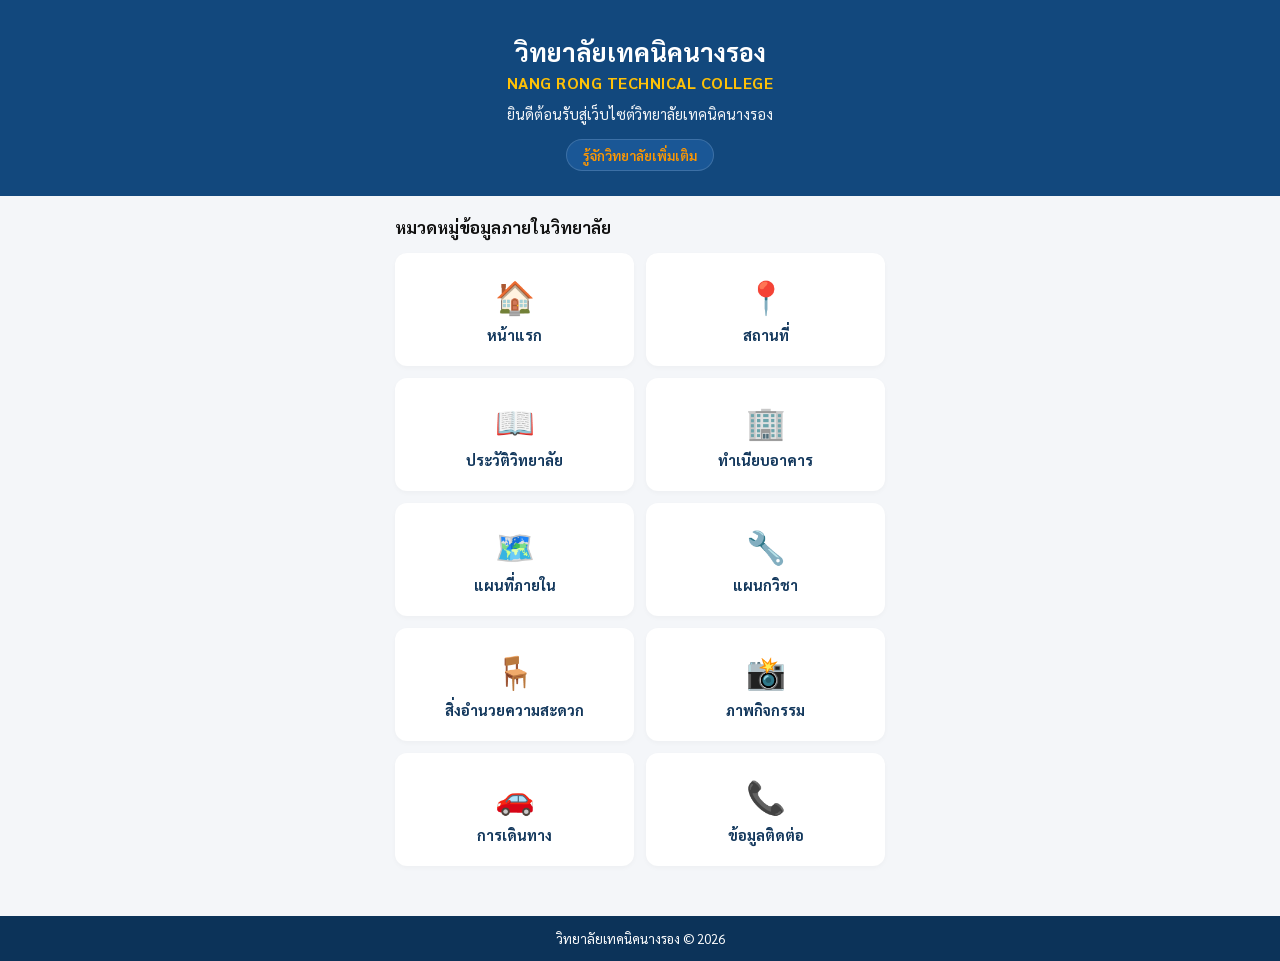
<file: index.html>
<!DOCTYPE html>
<html lang="th">
<head>
  <meta charset="UTF-8">
  <meta name="viewport" content="width=device-width, initial-scale=1.0">
  <title>วิทยาลัยเทคนิคนางรอง</title>
  
  <!-- โหลดฟอนต์ Sarabun -->
  <link href="https://fonts.googleapis.com/css2?family=Sarabun:wght@400;600;700&display=swap" rel="stylesheet">
  <link rel="stylesheet" href="style.css">
</head>
<body>

  <!-- ส่วนหัวแบนเนอร์สีน้ำเงิน -->
  <header class="hero-header">
    <h1>วิทยาลัยเทคนิคนางรอง</h1>
    <h2 class="sub-title">NANG RONG TECHNICAL COLLEGE</h2>
    <p class="welcome-text">ยินดีต้อนรับสู่เว็บไซต์วิทยาลัยเทคนิคนางรอง</p>
    <a href="about.html" class="btn-more">รู้จักวิทยาลัยเพิ่มเติม</a>
  </header>

  <!-- หมวดหมู่ข้อมูลภายในวิทยาลัย (10 หมวดหมู่) -->
  <main class="category-container">
    <h3 class="section-title">หมวดหมู่ข้อมูลภายในวิทยาลัย</h3>

    <div class="category-grid">

      <!-- 1. หน้าแรก -->
      <a href="index.html" class="card">
        <div class="icon">🏠</div>
        <span class="card-title">หน้าแรก</span>
      </a>

      <!-- 2. สถานที่ -->
      <a href="places.html" class="card">
        <div class="icon">📍</div>
        <span class="card-title">สถานที่</span>
      </a>

      <!-- 3. ประวัติวิทยาลัย -->
      <a href="history.html" class="card">
        <div class="icon">📖</div>
        <span class="card-title">ประวัติวิทยาลัย</span>
      </a>

      <!-- 4. ทำเนียบอาคาร -->
      <a href="buildings.html" class="card">
        <div class="icon">🏢</div>
        <span class="card-title">ทำเนียบอาคาร</span>
      </a>

      <!-- 5. แผนที่ภายใน -->
      <a href="campus-map.html" class="card">
        <div class="icon">🗺️</div>
        <span class="card-title">แผนที่ภายใน</span>
      </a>

      <!-- 6. แผนกวิชา -->
      <a href="departments.html" class="card">
        <div class="icon">🔧</div>
        <span class="card-title">แผนกวิชา</span>
      </a>

      <!-- 7. สิ่งอำนวยความสะดวก -->
      <a href="facilities.html" class="card">
        <div class="icon">🪑</div>
        <span class="card-title">สิ่งอำนวยความสะดวก</span>
      </a>

      <!-- 8. ภาพกิจกรรม -->
      <a href="activities.html" class="card">
        <div class="icon">📸</div>
        <span class="card-title">ภาพกิจกรรม</span>
      </a>

      <!-- 9. การเดินทาง -->
      <a href="map.html" class="card">
        <div class="icon">🚗</div>
        <span class="card-title">การเดินทาง</span>
      </a>

      <!-- 10. ข้อมูลติดต่อ -->
      <a href="contact.html" class="card">
        <div class="icon">📞</div>
        <span class="card-title">ข้อมูลติดต่อ</span>
      </a>

    </div>
  </main>

  <!-- ส่วนท้ายเว็บไซต์ -->
  <footer class="footer">
    วิทยาลัยเทคนิคนางรอง © 2026
  </footer>

</body>
</html>
</file>
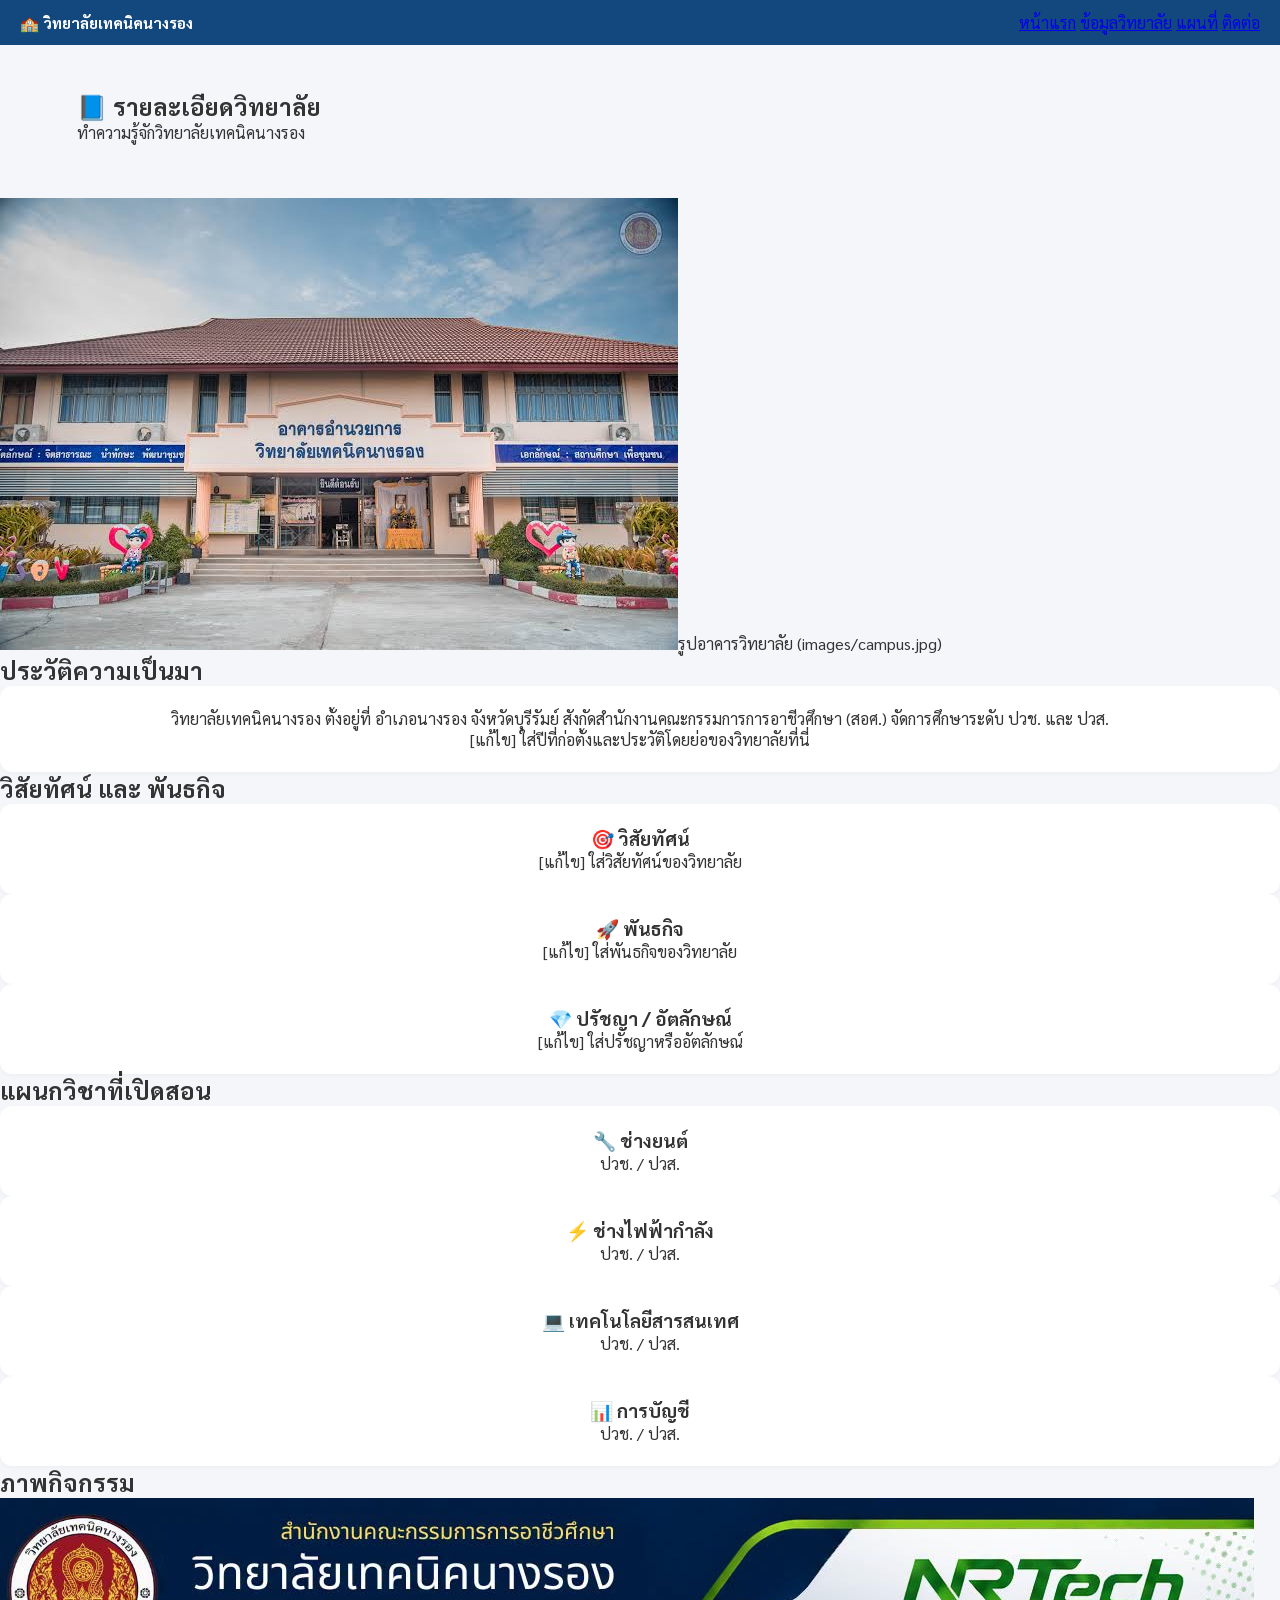
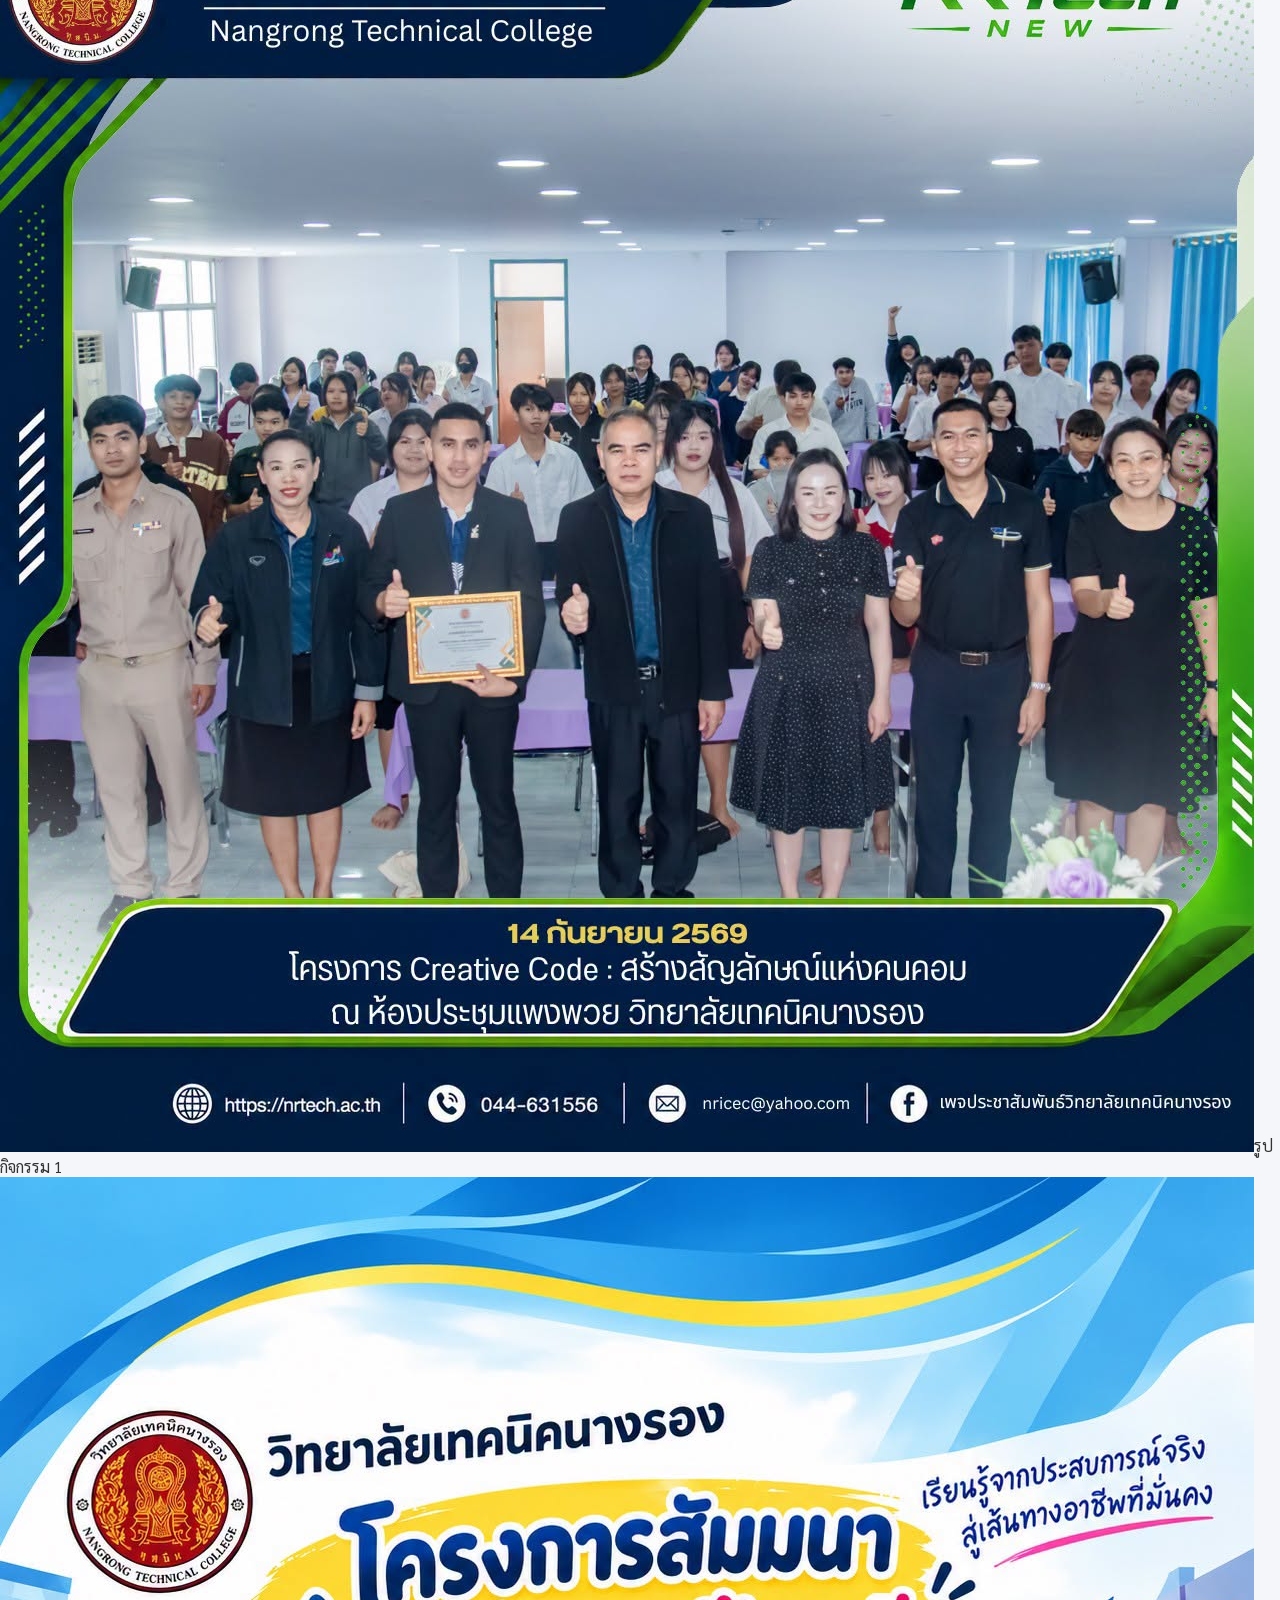
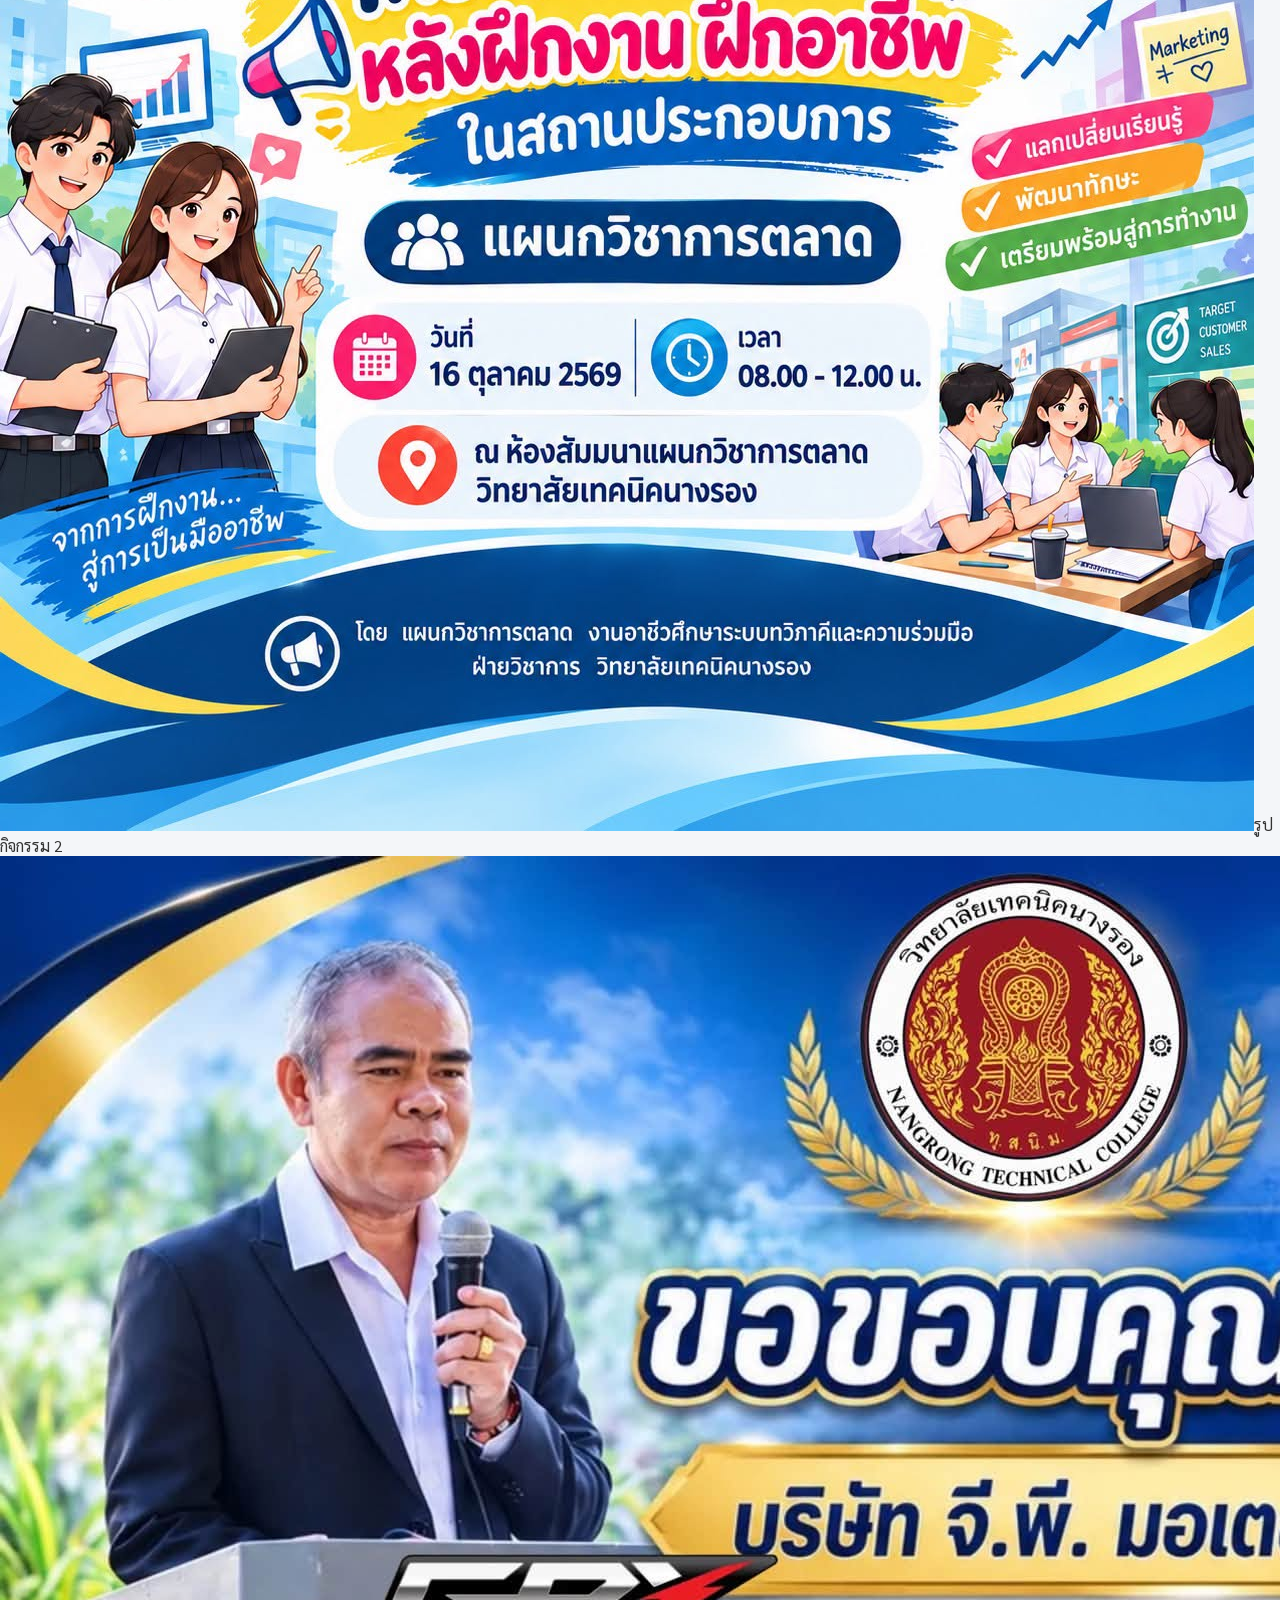
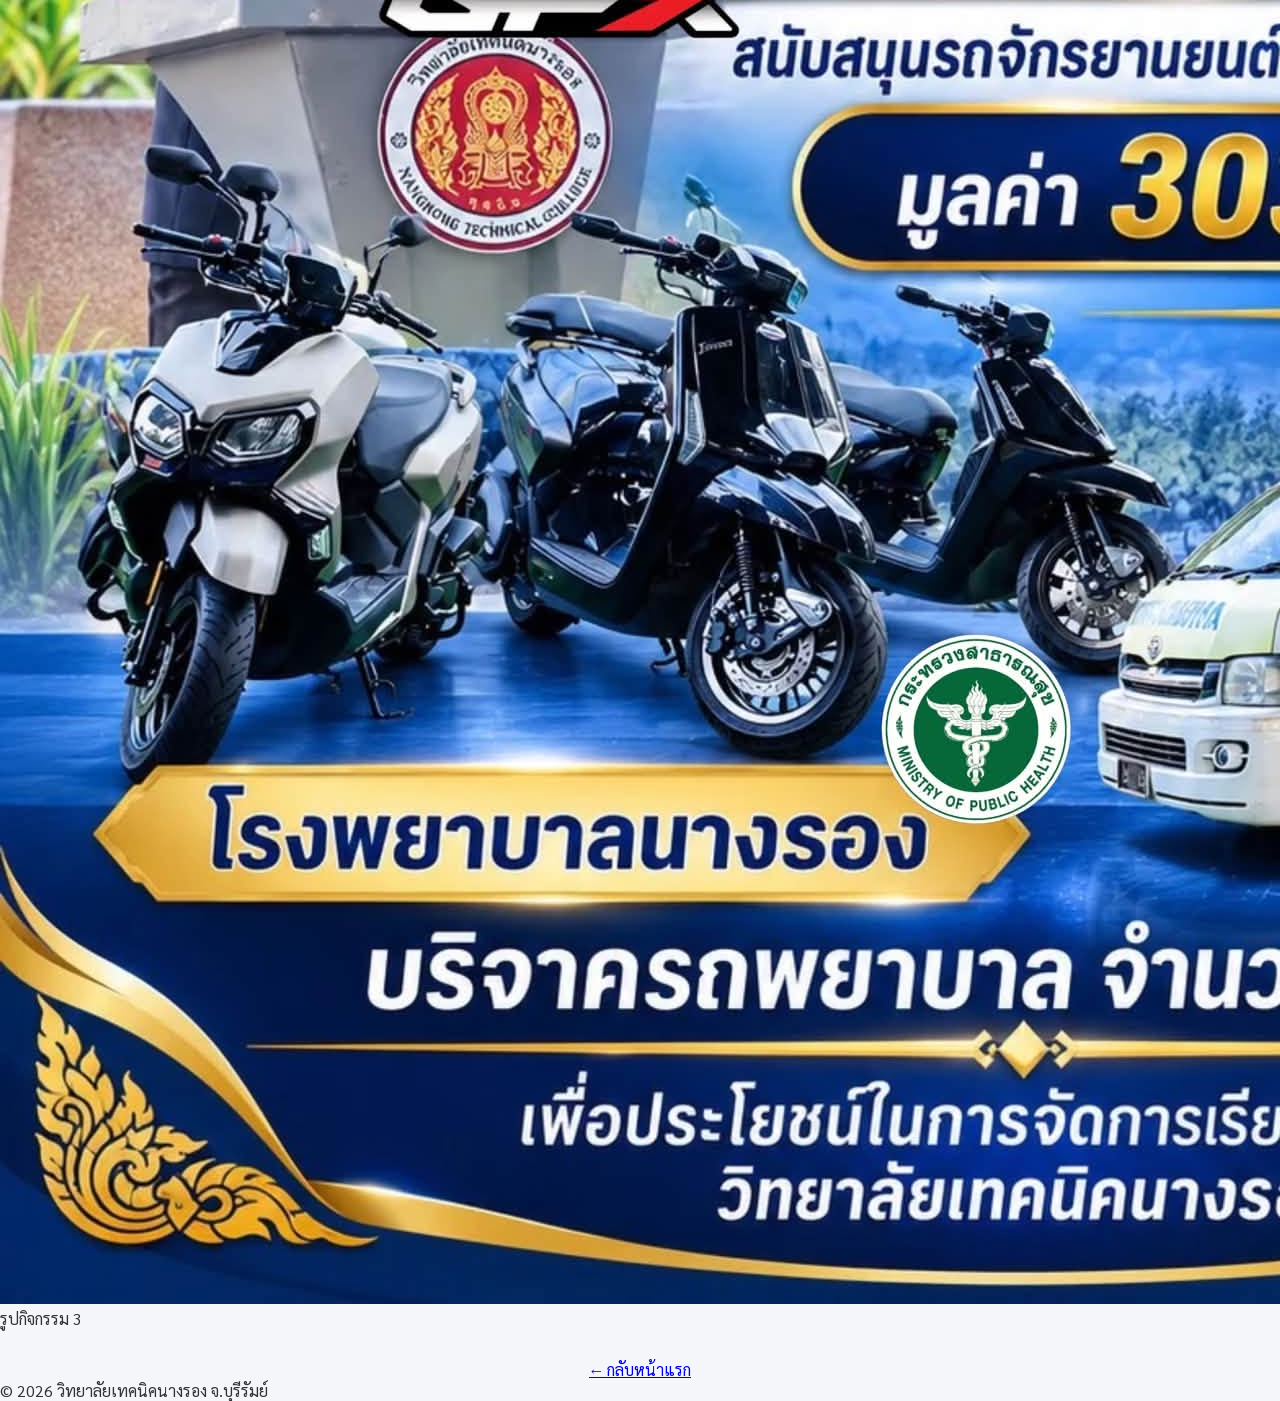
<file: about.html>
<!DOCTYPE html>
<html lang="th">
<head>
  <meta charset="UTF-8">
  <meta name="viewport" content="width=device-width, initial-scale=1">
  <title>รายละเอียดวิทยาลัย | วิทยาลัยเทคนิคนางรอง</title>
  <link href="https://fonts.googleapis.com/css2?family=Sarabun:wght@400;700&display=swap" rel="stylesheet">
  <link rel="stylesheet" href="style.css">
</head>
<body>
  <header class="topbar">
    <a class="brand" href="index.html">🏫 วิทยาลัยเทคนิคนางรอง</a>
    <nav>
      <a href="index.html">หน้าแรก</a>
      <a class="active" href="about.html">ข้อมูลวิทยาลัย</a> <!-- หน้านี้ไฮไลต์ -->
      <a href="map.html">แผนที่</a>
      <a href="contact.html">ติดต่อ</a>
    </nav>
  </header>

  <section class="hero" style="padding:45px 6% 55px"> <!-- ใช้ hero เดิมแต่ลดความสูง -->
    <h1>📘 รายละเอียดวิทยาลัย</h1>
    <p>ทำความรู้จักวิทยาลัยเทคนิคนางรอง</p>
  </section>

  <main class="container">
    <!-- ▼▼ ใส่รูปอาคารวิทยาลัย: images/campus.jpg ▼▼ -->
    <div class="photo"><img src="images/images.jpg" alt="อาคารวิทยาลัย" onerror="this.style.display='none'">รูปอาคารวิทยาลัย (images/campus.jpg)</div>
    <!-- ถ้ามีรูป รูปจะบังข้อความ ถ้าไม่มีรูป จะเห็นข้อความบอกตำแหน่ง -->

    <h2>ประวัติความเป็นมา</h2>
    <div class="card">
      <p>วิทยาลัยเทคนิคนางรอง ตั้งอยู่ที่ อำเภอนางรอง จังหวัดบุรีรัมย์ สังกัดสำนักงานคณะกรรมการการอาชีวศึกษา (สอศ.) จัดการศึกษาระดับ ปวช. และ ปวส.</p>
      <p>[แก้ไข] ใส่ปีที่ก่อตั้งและประวัติโดยย่อของวิทยาลัยที่นี่</p> <!-- ข้อความตัวอย่าง ให้แก้เป็นข้อมูลจริง -->
    </div>

    <h2>วิสัยทัศน์ และ พันธกิจ</h2>
    <div class="grid"> <!-- grid = จัดการ์ดเรียงอัตโนมัติ -->
      <div class="card"><h3>🎯 วิสัยทัศน์</h3><p>[แก้ไข] ใส่วิสัยทัศน์ของวิทยาลัย</p></div>
      <div class="card"><h3>🚀 พันธกิจ</h3><p>[แก้ไข] ใส่พันธกิจของวิทยาลัย</p></div>
      <div class="card"><h3>💎 ปรัชญา / อัตลักษณ์</h3><p>[แก้ไข] ใส่ปรัชญาหรืออัตลักษณ์</p></div>
    </div>

    <h2>แผนกวิชาที่เปิดสอน</h2>
    <div class="grid">
      <!-- ตัวอย่าง 4 แผนก: คัดลอกบล็อก card ไปเพิ่มได้ และแก้ชื่อให้ตรงของจริง -->
      <div class="card"><h3>🔧 ช่างยนต์</h3><p>ปวช. / ปวส.</p></div>
      <div class="card"><h3>⚡ ช่างไฟฟ้ากำลัง</h3><p>ปวช. / ปวส.</p></div>
      <div class="card"><h3>💻 เทคโนโลยีสารสนเทศ</h3><p>ปวช. / ปวส.</p></div>
      <div class="card"><h3>📊 การบัญชี</h3><p>ปวช. / ปวส.</p></div>
    </div>

    <h2>ภาพกิจกรรม</h2>
    <div class="grid">
      <!-- ▼▼ ใส่รูปกิจกรรม 3 รูป: images/activity1-3.jpg ▼▼ -->
      <div class="photo"><img src="images/809226178_2098920710713517_8460688042056478256_n (1).jpg" alt="กิจกรรม 1" onerror="this.style.display='none'">รูปกิจกรรม 1</div>
      <div class="photo"><img src="images/852609537_1987239728639902_8588191462230289901_n.jpg" alt="กิจกรรม 2" onerror="this.style.display='none'">รูปกิจกรรม 2</div>
      <div class="photo"><img src="images/857961227_1575950571000091_2533594629898848674_n.jpg" alt="กิจกรรม 3" onerror="this.style.display='none'">รูปกิจกรรม 3</div>
    </div>

    <p style="text-align:center;margin-top:30px"><a class="btn" href="index.html">← กลับหน้าแรก</a></p>
  </main>

  <footer>© 2026 วิทยาลัยเทคนิคนางรอง จ.บุรีรัมย์</footer>
</body>
</html>
</file>
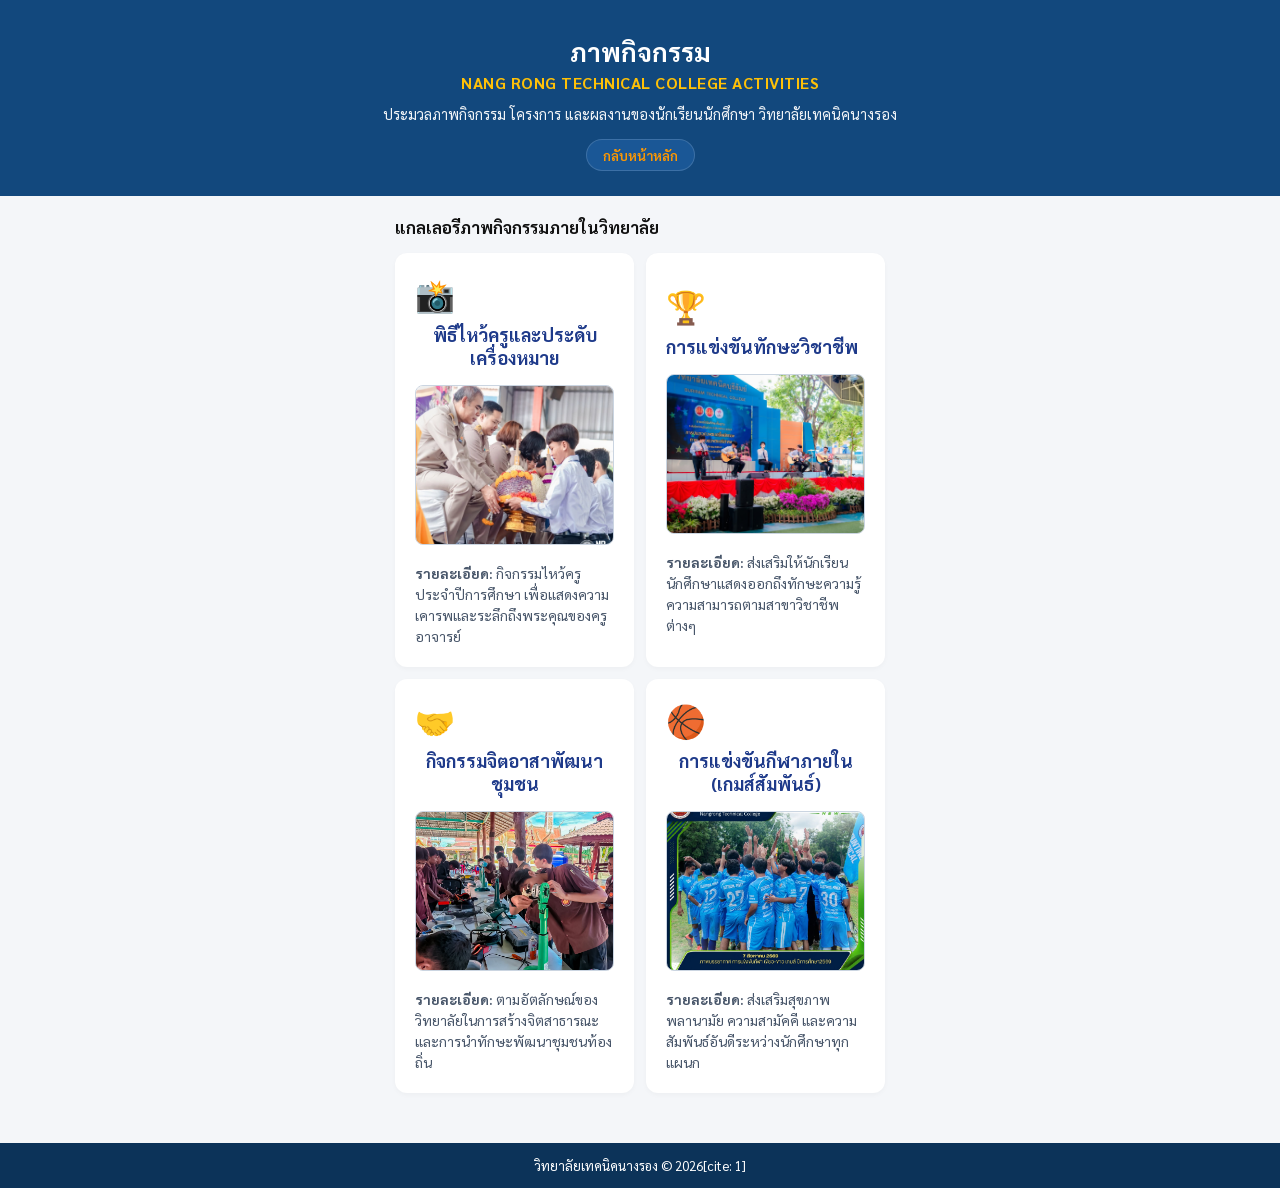
<file: activities.html>
<!DOCTYPE html>
<html lang="th">
<head>
  <meta charset="UTF-8">
  <meta name="viewport" content="width=device-width, initial-scale=1.0">
  <title>ภาพกิจกรรม - วิทยาลัยเทคนิคนางรอง</title>
  
  <!-- โหลดฟอนต์ Sarabun -->
  <link href="https://fonts.googleapis.com/css2?family=Sarabun:wght@400;600;700&display=swap" rel="stylesheet">
  <link rel="stylesheet" href="style.css">
</head>
<body>

  <!-- ส่วนหัวแบนเนอร์ -->
  <header class="hero-header">
    <h1>ภาพกิจกรรม</h1>
    <h2 class="sub-title">NANG RONG TECHNICAL COLLEGE ACTIVITIES</h2>
    <p class="welcome-text">ประมวลภาพกิจกรรม โครงการ และผลงานของนักเรียนนักศึกษา วิทยาลัยเทคนิคนางรอง</p>
    <a href="index.html" class="btn-more">กลับหน้าหลัก</a>
  </header>

  <!-- เนื้อหาภาพกิจกรรม -->
  <main class="category-container">
    <h3 class="section-title">แกลเลอรีภาพกิจกรรมภายในวิทยาลัย</h3>

    <div class="category-grid">

      <!-- กิจกรรมที่ 1 -->
      <div class="card building-card" style="align-items: flex-start; text-align: left;">
        <div class="icon">📸</div>
        <span class="card-title" style="font-size: 18px; color: #1e3a8a; margin-bottom: 8px;">พิธีไหว้ครูและประดับเครื่องหมาย</span>
        
        <!-- ช่องสำหรับใส่รูปภาพกิจกรรมที่ 1 -->
        <div style="width: 100%; margin: 8px 0;">
          <img src="images/455.jpg" alt="พิธีไหว้ครู" style="width: 100%; height: 160px; object-fit: cover; border-radius: 8px; border: 1px solid #cbd5e1;">
        </div>

        <p class="building-desc"><strong>รายละเอียด:</strong> กิจกรรมไหว้ครูประจำปีการศึกษา เพื่อแสดงความเคารพและระลึกถึงพระคุณของครูอาจารย์</p>
      </div>

      <!-- กิจกรรมที่ 2 -->
      <div class="card building-card" style="align-items: flex-start; text-align: left;">
        <div class="icon">🏆</div>
        <span class="card-title" style="font-size: 18px; color: #1e3a8a; margin-bottom: 8px;">การแข่งขันทักษะวิชาชีพ</span>
        
        <!-- ช่องสำหรับใส่รูปภาพกิจกรรมที่ 2 -->
        <div style="width: 100%; margin: 8px 0;">
          <img src="images/5456.jpg" alt="แข่งขันทักษะวิชาชีพ" style="width: 100%; height: 160px; object-fit: cover; border-radius: 8px; border: 1px solid #cbd5e1;">
        </div>

        <p class="building-desc"><strong>รายละเอียด:</strong> ส่งเสริมให้นักเรียนนักศึกษาแสดงออกถึงทักษะความรู้ความสามารถตามสาขาวิชาชีพต่างๆ</p>
      </div>

      <!-- กิจกรรมที่ 3 -->
      <div class="card building-card" style="align-items: flex-start; text-align: left;">
        <div class="icon">🤝</div>
        <span class="card-title" style="font-size: 18px; color: #1e3a8a; margin-bottom: 8px;">กิจกรรมจิตอาสาพัฒนาชุมชน</span>
        
        <!-- ช่องสำหรับใส่รูปภาพกิจกรรมที่ 3 -->
        <div style="width: 100%; margin: 8px 0;">
          <img src="images/777.jpg"กิจกรรมจิตอาสา" style="width: 100%; height: 160px; object-fit: cover; border-radius: 8px; border: 1px solid #cbd5e1;">
        </div>

        <p class="building-desc"><strong>รายละเอียด:</strong> ตามอัตลักษณ์ของวิทยาลัยในการสร้างจิตสาธารณะและการนำทักษะพัฒนาชุมชนท้องถิ่น</p>
      </div>

      <!-- กิจกรรมที่ 4 -->
      <div class="card building-card" style="align-items: flex-start; text-align: left;">
        <div class="icon">🏀</div>
        <span class="card-title" style="font-size: 18px; color: #1e3a8a; margin-bottom: 8px;">การแข่งขันกีฬาภายใน (เกมส์สัมพันธ์)</span>
        
        <!-- ช่องสำหรับใส่รูปภาพกิจกรรมที่ 4 -->
        <div style="width: 100%; margin: 8px 0;">
          <img src="images/2222.jpg" alt="การแข่งขันกีฬาภายใน" style="width: 100%; height: 160px; object-fit: cover; border-radius: 8px; border: 1px solid #cbd5e1;">
        </div>

        <p class="building-desc"><strong>รายละเอียด:</strong> ส่งเสริมสุขภาพพลานามัย ความสามัคคี และความสัมพันธ์อันดีระหว่างนักศึกษาทุกแผนก</p>
      </div>

    </div>
  </main>

  <!-- ส่วนท้ายเว็บไซต์ -->
  <footer class="footer">
    วิทยาลัยเทคนิคนางรอง © 2026[cite: 1]
  </footer>

</body>
</html>
</file>
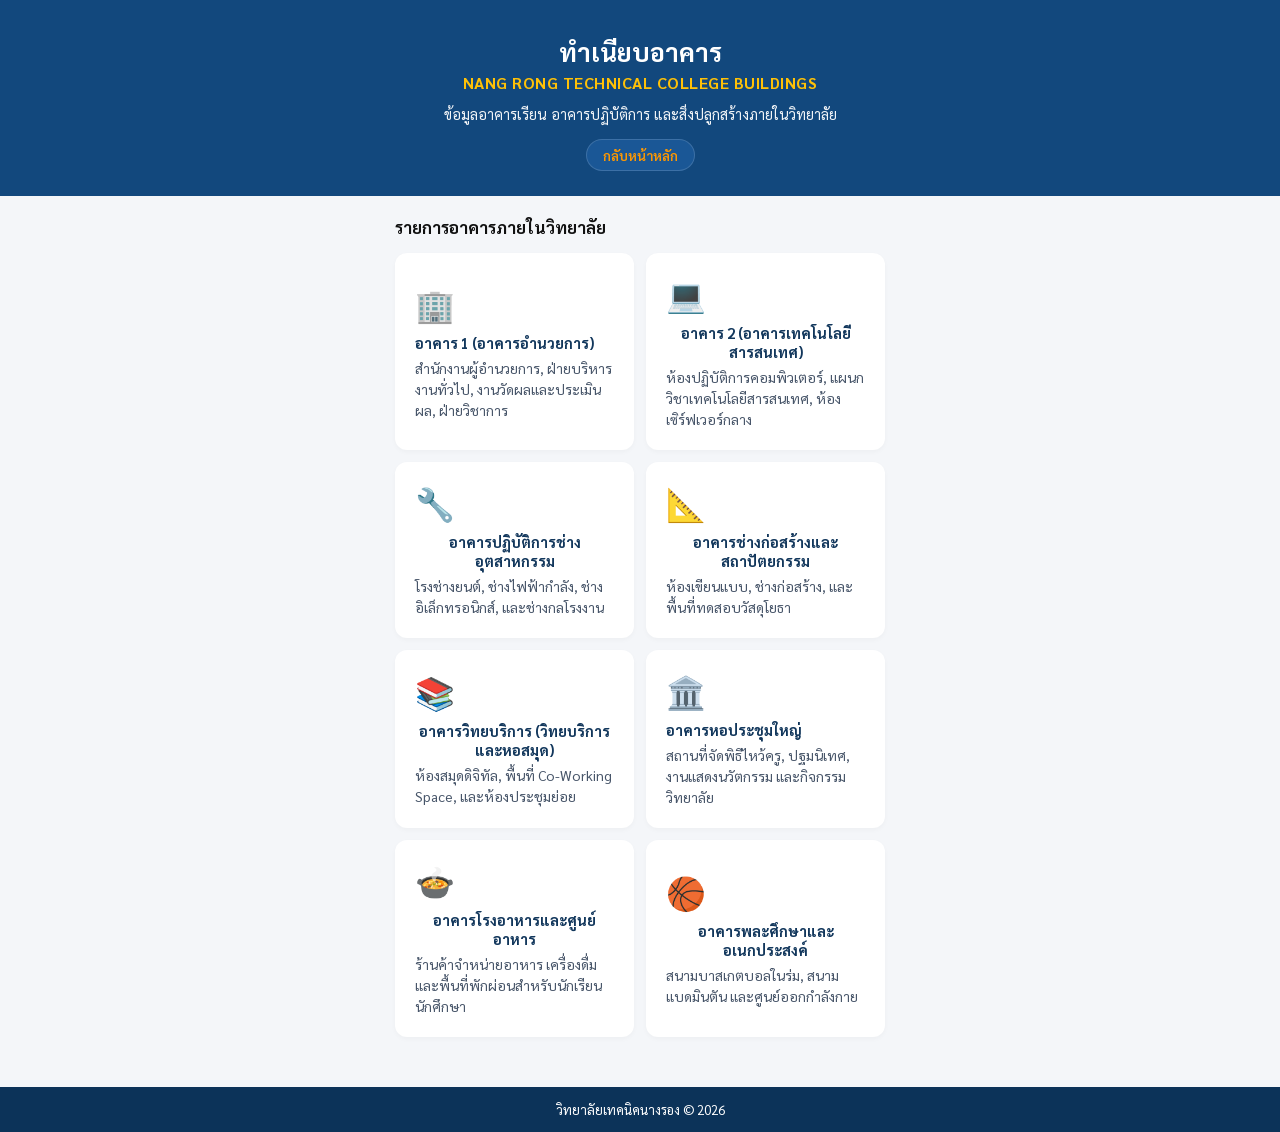
<file: buildings.html>
<!DOCTYPE html>
<html lang="th">
<head>
  <meta charset="UTF-8">
  <meta name="viewport" content="width=device-width, initial-scale=1.0">
  <title>ทำเนียบอาคาร - วิทยาลัยเทคนิคนางรอง</title>
  
  <!-- โหลดฟอนต์ Sarabun -->
  <link href="https://fonts.googleapis.com/css2?family=Sarabun:wght@400;600;700&display=swap" rel="stylesheet">
  <link rel="stylesheet" href="style.css">
</head>
<body>

  <!-- ส่วนหัวแบนเนอร์ -->
  <header class="hero-header">
    <h1>ทำเนียบอาคาร</h1>
    <h2 class="sub-title">NANG RONG TECHNICAL COLLEGE BUILDINGS</h2>
    <p class="welcome-text">ข้อมูลอาคารเรียน อาคารปฏิบัติการ และสิ่งปลูกสร้างภายในวิทยาลัย</p>
    <a href="index.html" class="btn-more">กลับหน้าหลัก</a>
  </header>

  <!-- เนื้อหาทำเนียบอาคาร -->
  <main class="category-container">
    <h3 class="section-title">รายการอาคารภายในวิทยาลัย</h3>

    <div class="category-grid">

      <!-- อาคาร 1 -->
      <div class="card building-card">
        <div class="icon">🏢</div>
        <span class="card-title">อาคาร 1 (อาคารอำนวยการ)</span>
        <p class="building-desc">สำนักงานผู้อำนวยการ, ฝ่ายบริหารงานทั่วไป, งานวัดผลและประเมินผล, ฝ่ายวิชาการ</p>
      </div>

      <!-- อาคาร 2 -->
      <div class="card building-card">
        <div class="icon">💻</div>
        <span class="card-title">อาคาร 2 (อาคารเทคโนโลยีสารสนเทศ)</span>
        <p class="building-desc">ห้องปฏิบัติการคอมพิวเตอร์, แผนกวิชาเทคโนโลยีสารสนเทศ, ห้องเซิร์ฟเวอร์กลาง</p>
      </div>

      <!-- อาคาร 3 -->
      <div class="card building-card">
        <div class="icon">🔧</div>
        <span class="card-title">อาคารปฏิบัติการช่างอุตสาหกรรม</span>
        <p class="building-desc">โรงช่างยนต์, ช่างไฟฟ้ากำลัง, ช่างอิเล็กทรอนิกส์, และช่างกลโรงงาน</p>
      </div>

      <!-- อาคาร 4 -->
      <div class="card building-card">
        <div class="icon">📐</div>
        <span class="card-title">อาคารช่างก่อสร้างและสถาปัตยกรรม</span>
        <p class="building-desc">ห้องเขียนแบบ, ช่างก่อสร้าง, และพื้นที่ทดสอบวัสดุโยธา</p>
      </div>

      <!-- อาคาร 5 -->
      <div class="card building-card">
        <div class="icon">📚</div>
        <span class="card-title">อาคารวิทยบริการ (วิทยบริการและหอสมุด)</span>
        <p class="building-desc">ห้องสมุดดิจิทัล, พื้นที่ Co-Working Space, และห้องประชุมย่อย</p>
      </div>

      <!-- อาคาร 6 -->
      <div class="card building-card">
        <div class="icon">🏛️</div>
        <span class="card-title">อาคารหอประชุมใหญ่</span>
        <p class="building-desc">สถานที่จัดพิธีไหว้ครู, ปฐมนิเทศ, งานแสดงนวัตกรรม และกิจกรรมวิทยาลัย</p>
      </div>

      <!-- อาคาร 7 -->
      <div class="card building-card">
        <div class="icon">🍲</div>
        <span class="card-title">อาคารโรงอาหารและศูนย์อาหาร</span>
        <p class="building-desc">ร้านค้าจำหน่ายอาหาร เครื่องดื่ม และพื้นที่พักผ่อนสำหรับนักเรียนนักศึกษา</p>
      </div>

      <!-- อาคาร 8 -->
      <div class="card building-card">
        <div class="icon">🏀</div>
        <span class="card-title">อาคารพละศึกษาและอเนกประสงค์</span>
        <p class="building-desc">สนามบาสเกตบอลในร่ม, สนามแบดมินตัน และศูนย์ออกกำลังกาย</p>
      </div>

    </div>
  </main>

  <!-- ส่วนท้ายเว็บไซต์ -->
  <footer class="footer">
    วิทยาลัยเทคนิคนางรอง © 2026
  </footer>

</body>
</html>
</file>
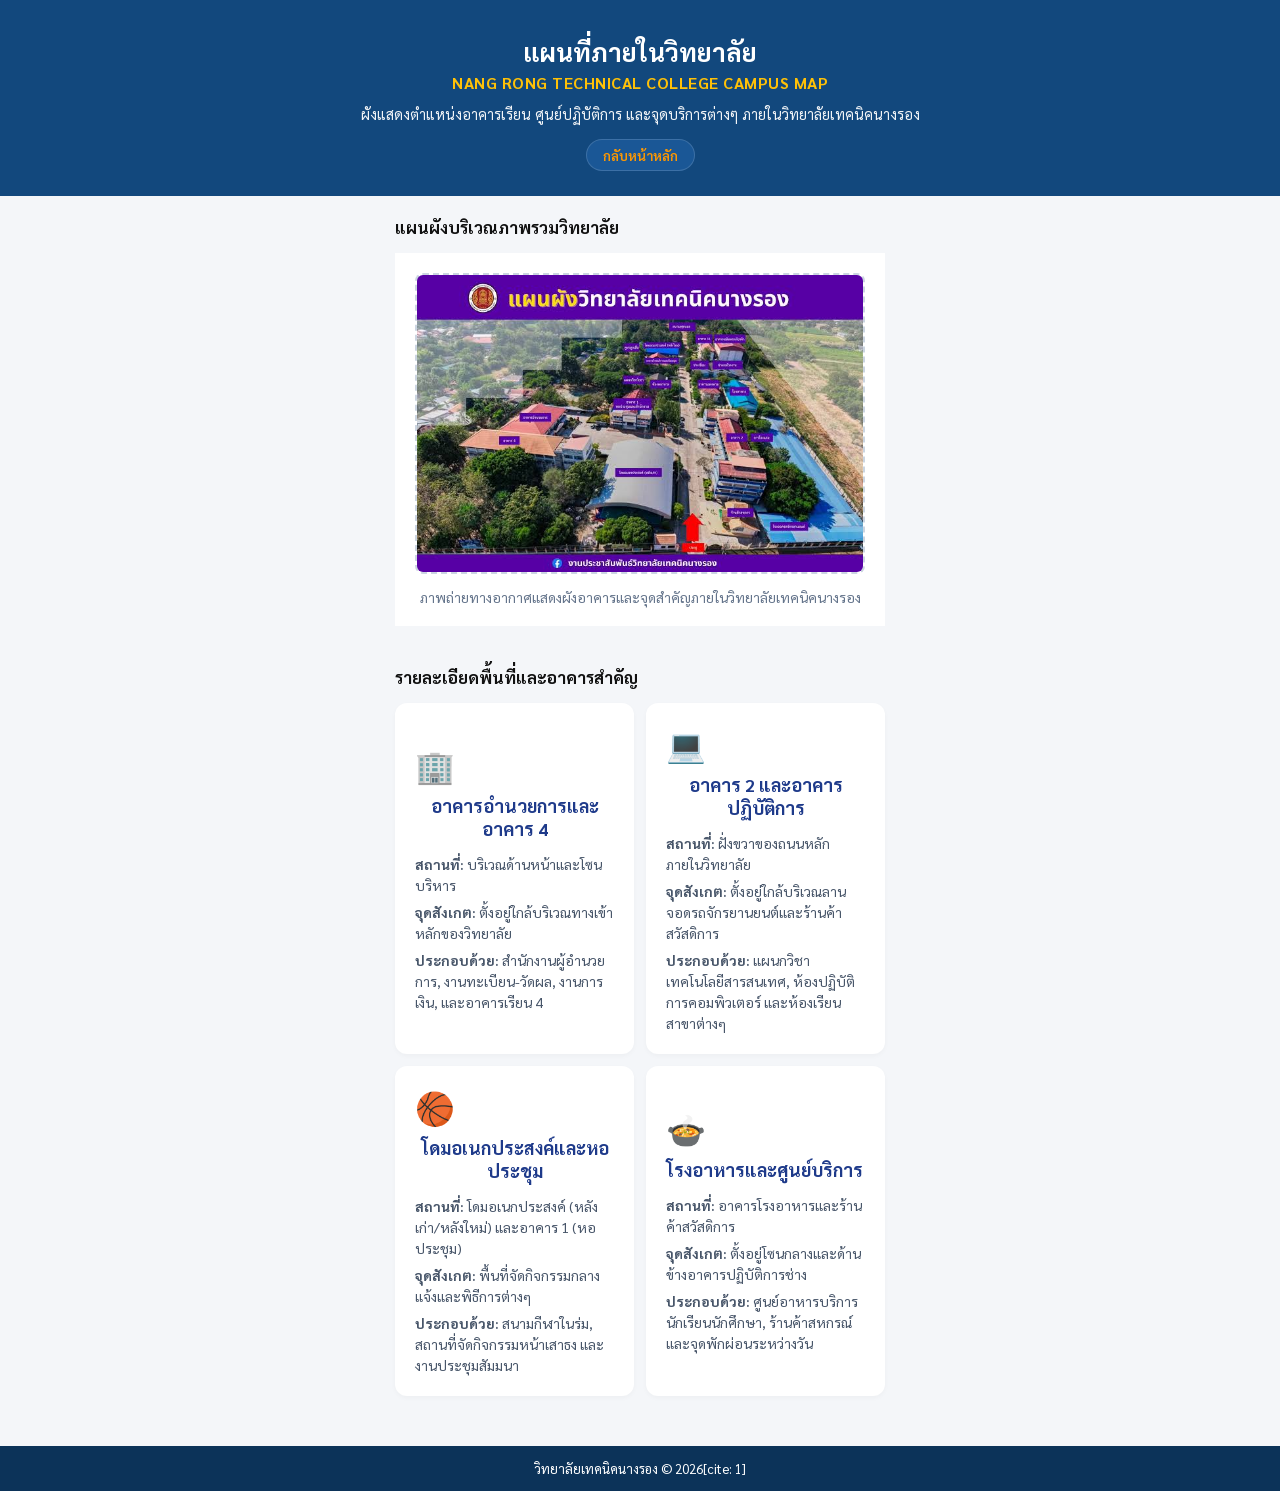
<file: campus-map.html>
<!DOCTYPE html>
<html lang="th">
<head>
  <meta charset="UTF-8">
  <meta name="viewport" content="width=device-width, initial-scale=1.0">
  <title>แผนที่ภายในวิทยาลัย - วิทยาลัยเทคนิคนางรอง</title>
  
  <!-- โหลดฟอนต์ Sarabun -->
  <link href="https://fonts.googleapis.com/css2?family=Sarabun:wght@400;600;700&display=swap" rel="stylesheet">
  <link rel="stylesheet" href="style.css">
</head>
<body>

  <!-- ส่วนหัวแบนเนอร์ -->
  <header class="hero-header">
    <h1>แผนที่ภายในวิทยาลัย</h1>
    <h2 class="sub-title">NANG RONG TECHNICAL COLLEGE CAMPUS MAP</h2>
    <p class="welcome-text">ผังแสดงตำแหน่งอาคารเรียน ศูนย์ปฏิบัติการ และจุดบริการต่างๆ ภายในวิทยาลัยเทคนิคนางรอง</p>
    <a href="index.html" class="btn-more">กลับหน้าหลัก</a>
  </header>

  <!-- เนื้อหาแผนที่ภายใน -->
  <main class="category-container">
    <h3 class="section-title">แผนผังบริเวณภาพรวมวิทยาลัย</h3>

    <!-- กล่องสำหรับใส่รูปภาพแผนที่ -->
    <div class="map-container-box" style="padding: 20px; background: #fff; text-align: center;">
      <div class="map-image-wrapper">
        <!-- 
          * วิธีใส่รูปภาพ: ให้เปลี่ยนข้อความใน src="..." เป็นชื่อไฟล์รูปภาพของคุณ 
          * ตัวอย่างเช่น: src="image_ea6943.jpg" หรือ src="my-map.jpg"
        -->
        <img src="images/images 5.jpg" alt="แผนผังวิทยาลัยเทคนิคนางรอง" style="width: 100%; max-width: 900px; height: auto; border-radius: 8px; border: 2px dashed #cbd5e1;">
        <p style="margin-top: 10px; color: #64748b; font-size: 14px;">ภาพถ่ายทางอากาศแสดงผังอาคารและจุดสำคัญภายในวิทยาลัยเทคนิคนางรอง</p>
      </div>
    </div>

    <!-- รายละเอียดจุดสำคัญแบ่งตามโซน -->
    <h3 class="section-title" style="margin-top: 40px;">รายละเอียดพื้นที่และอาคารสำคัญ</h3>
    
    <div class="category-grid">

      <!-- โซนอำนวยการ -->
      <div class="card building-card" style="align-items: flex-start; text-align: left;">
        <div class="icon">🏢</div>
        <span class="card-title" style="font-size: 18px; color: #1e3a8a; margin-bottom: 8px;">อาคารอำนวยการและอาคาร 4</span>
        <p class="building-desc"><strong>สถานที่:</strong> บริเวณด้านหน้าและโซนบริหาร</p>
        <p class="building-desc"><strong>จุดสังเกต:</strong> ตั้งอยู่ใกล้บริเวณทางเข้าหลักของวิทยาลัย</p>
        <p class="building-desc"><strong>ประกอบด้วย:</strong> สำนักงานผู้อำนวยการ, งานทะเบียน-วัดผล, งานการเงิน, และอาคารเรียน 4</p>
      </div>

      <!-- โซนอาคารเรียนและเทคโนโลยี -->
      <div class="card building-card" style="align-items: flex-start; text-align: left;">
        <div class="icon">💻</div>
        <span class="card-title" style="font-size: 18px; color: #1e3a8a; margin-bottom: 8px;">อาคาร 2 และอาคารปฏิบัติการ</span>
        <p class="building-desc"><strong>สถานที่:</strong> ฝั่งขวาของถนนหลักภายในวิทยาลัย</p>
        <p class="building-desc"><strong>จุดสังเกต:</strong> ตั้งอยู่ใกล้บริเวณลานจอดรถจักรยานยนต์และร้านค้าสวัสดิการ</p>
        <p class="building-desc"><strong>ประกอบด้วย:</strong> แผนกวิชาเทคโนโลยีสารสนเทศ, ห้องปฏิบัติการคอมพิวเตอร์ และห้องเรียนสาขาต่างๆ</p>
      </div>

      <!-- โซนกิจกรรมและโดมอเนกประสงค์ -->
      <div class="card building-card" style="align-items: flex-start; text-align: left;">
        <div class="icon">🏀</div>
        <span class="card-title" style="font-size: 18px; color: #1e3a8a; margin-bottom: 8px;">โดมอเนกประสงค์และหอประชุม</span>
        <p class="building-desc"><strong>สถานที่:</strong> โดมอเนกประสงค์ (หลังเก่า/หลังใหม่) และอาคาร 1 (หอประชุม)</p>
        <p class="building-desc"><strong>จุดสังเกต:</strong> พื้นที่จัดกิจกรรมกลางแจ้งและพิธีการต่างๆ</p>
        <p class="building-desc"><strong>ประกอบด้วย:</strong> สนามกีฬาในร่ม, สถานที่จัดกิจกรรมหน้าเสาธง และงานประชุมสัมมนา</p>
      </div>

      <!-- โซนโรงอาหารและบริการ -->
      <div class="card building-card" style="align-items: flex-start; text-align: left;">
        <div class="icon">🍲</div>
        <span class="card-title" style="font-size: 18px; color: #1e3a8a; margin-bottom: 8px;">โรงอาหารและศูนย์บริการ</span>
        <p class="building-desc"><strong>สถานที่:</strong> อาคารโรงอาหารและร้านค้าสวัสดิการ</p>
        <p class="building-desc"><strong>จุดสังเกต:</strong> ตั้งอยู่โซนกลางและด้านข้างอาคารปฏิบัติการช่าง</p>
        <p class="building-desc"><strong>ประกอบด้วย:</strong> ศูนย์อาหารบริการนักเรียนนักศึกษา, ร้านค้าสหกรณ์ และจุดพักผ่อนระหว่างวัน</p>
      </div>

    </div>
  </main>

  <!-- ส่วนท้ายเว็บไซต์ -->
  <footer class="footer">
    วิทยาลัยเทคนิคนางรอง © 2026[cite: 1]
  </footer>

</body>
</html>
</file>
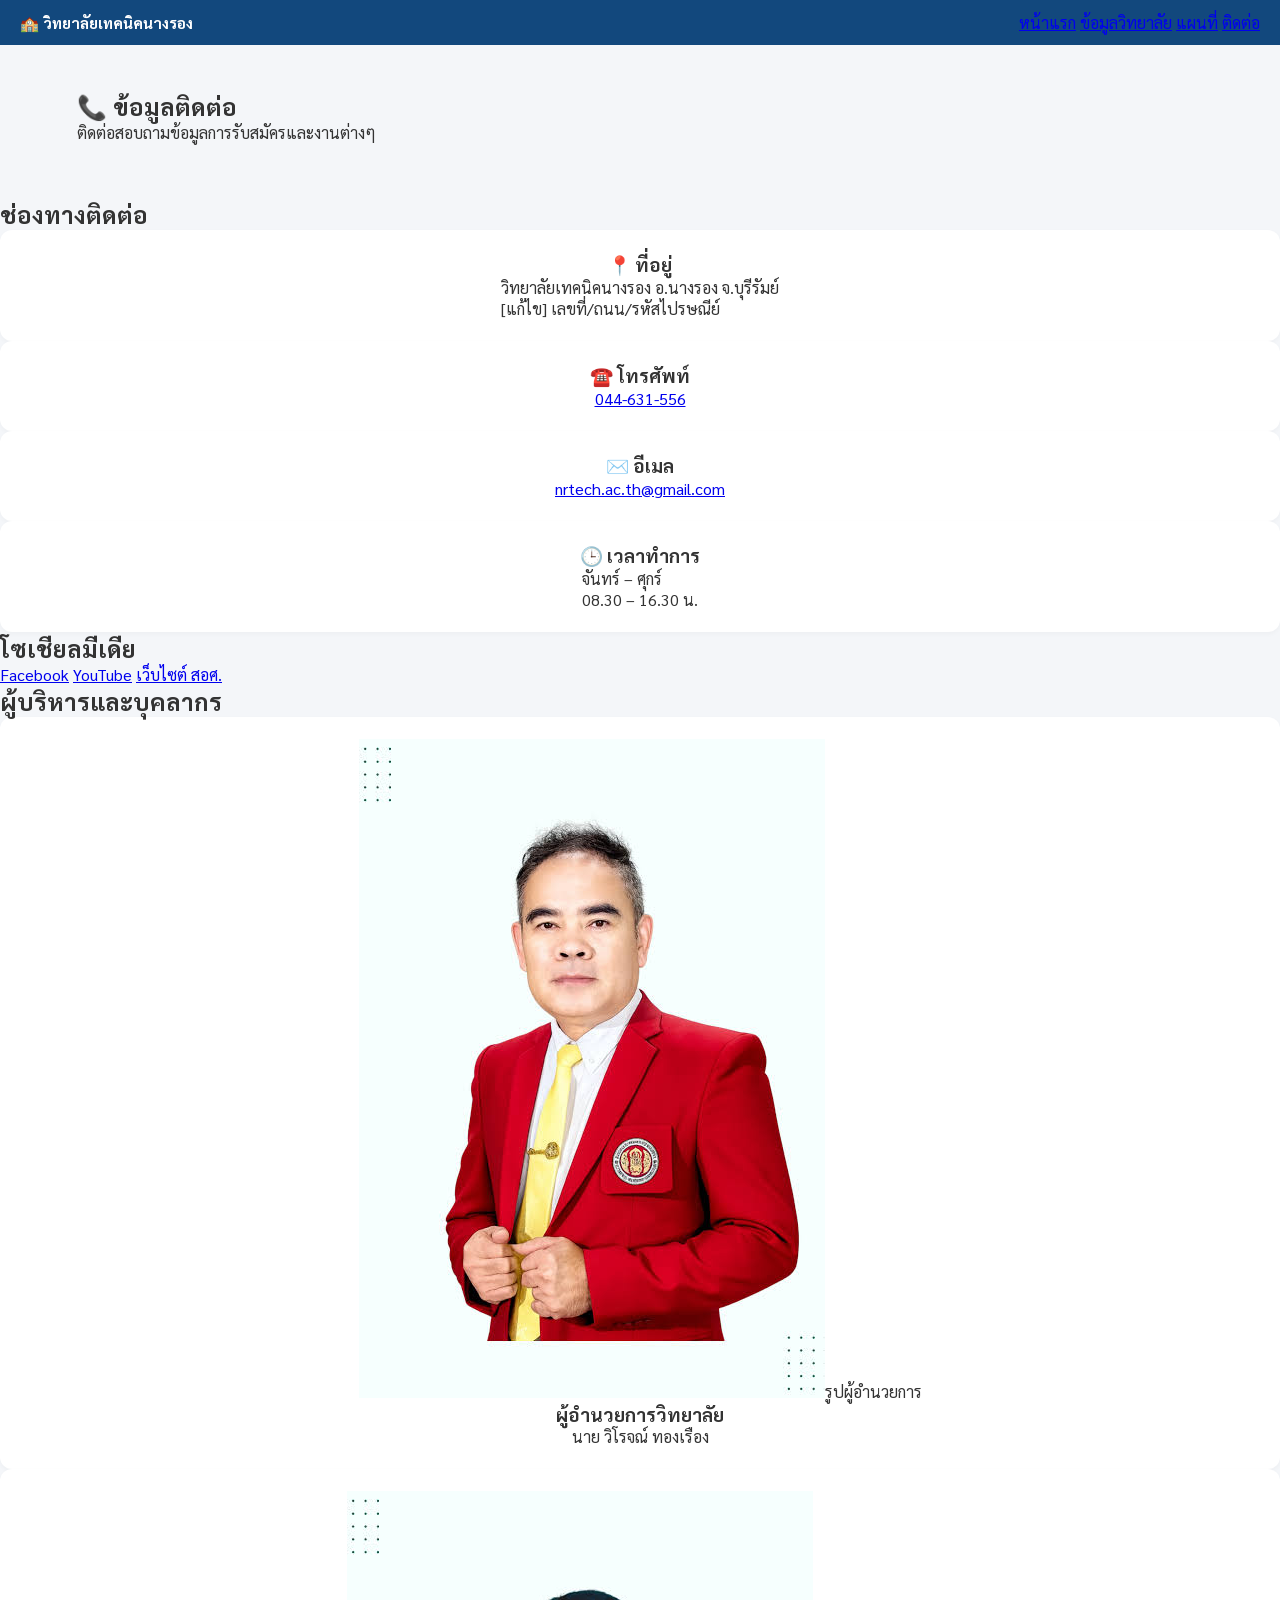
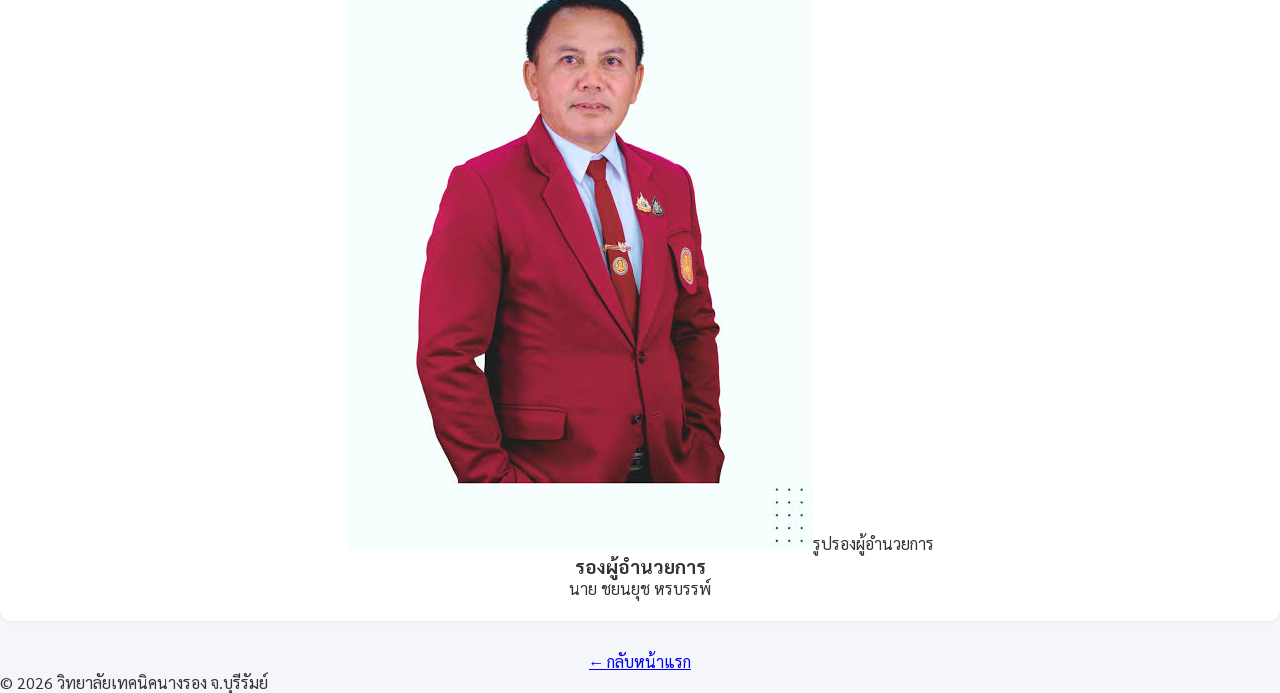
<file: contact.html>
<!DOCTYPE html>
<html lang="th">
<head>
  <meta charset="UTF-8">
  <meta name="viewport" content="width=device-width, initial-scale=1">
  <title>ข้อมูลติดต่อ | วิทยาลัยเทคนิคนางรอง</title>
  <link href="https://fonts.googleapis.com/css2?family=Sarabun:wght@400;700&display=swap" rel="stylesheet">
  <link rel="stylesheet" href="style.css">
</head>
<body>
  <header class="topbar">
    <a class="brand" href="index.html">🏫 วิทยาลัยเทคนิคนางรอง</a>
    <nav>
      <a href="index.html">หน้าแรก</a>
      <a href="about.html">ข้อมูลวิทยาลัย</a>
      <a href="map.html">แผนที่</a>
      <a class="active" href="contact.html">ติดต่อ</a>
    </nav>
  </header>

  <section class="hero" style="padding:45px 6% 55px">
    <h1>📞 ข้อมูลติดต่อ</h1>
    <p>ติดต่อสอบถามข้อมูลการรับสมัครและงานต่างๆ</p>
  </section>

  <main class="container">
    <h2>ช่องทางติดต่อ</h2>
    <div class="grid">
      <div class="card"><h3>📍 ที่อยู่</h3><p>วิทยาลัยเทคนิคนางรอง อ.นางรอง จ.บุรีรัมย์<br>[แก้ไข] เลขที่/ถนน/รหัสไปรษณีย์</p></div>
      <!-- tel: = กดแล้วโทรออกได้เลยบนมือถือ; แก้เบอร์ให้ตรงของจริง -->
      <div class="card"><h3>☎️ โทรศัพท์</h3><p><a href="tel:0000000000"> 044-631-556</a></p></div>
      <!-- mailto: = กดแล้วเปิดโปรแกรมอีเมล -->
      <div class="card"><h3>✉️ อีเมล</h3><p><a href="mailto:nrtech.ac.th@gmail.com">nrtech.ac.th@gmail.com</a></p></div>
      <div class="card"><h3>🕒 เวลาทำการ</h3><p>จันทร์ – ศุกร์<br>08.30 – 16.30 น.</p></div>
    </div>

    <h2>โซเชียลมีเดีย</h2>
    <p>
      <!-- ใส่ลิงก์จริงแทน # (ปุ่มจะเปิดแท็บใหม่) -->
      <a class="btn" target="_blank" href="#">Facebook</a>
      <a class="btn" target="_blank" href="#">YouTube</a>
      <a class="btn" target="_blank" href="#">เว็บไซต์ สอศ.</a>
    </p>

    <h2>ผู้บริหารและบุคลากร</h2>
    <div class="grid">
      <div class="card" style="text-align:center">
        <!-- ▼▼ ใส่รูปผู้อำนวยการ: images/director.jpg ▼▼ -->
        <div class="photo" style="min-height:200px"><img src="images/images 2.jpg" alt="ผู้อำนวยการ" onerror="this.style.display='none'">รูปผู้อำนวยการ</div>
        <h3>ผู้อำนวยการวิทยาลัย</h3><p>นาย วิโรจณ์ ทองเรือง</p>
      </div>
      <div class="card" style="text-align:center">
        <!-- ▼▼ ใส่รูปรองผู้อำนวยการ: images/deputy.jpg ▼▼ -->
        <div class="photo" style="min-height:200px"><img src="images/images 3.jpg" alt="รองผู้อำนวยการ" onerror="this.style.display='none'">รูปรองผู้อำนวยการ</div>
        <h3>รองผู้อำนวยการ</h3><p> นาย ชยนยุช หรบรรพ์</p>
      </div>
    </div>

    <p style="text-align:center;margin-top:30px"><a class="btn" href="index.html">← กลับหน้าแรก</a></p>
  </main>

  <footer>© 2026 วิทยาลัยเทคนิคนางรอง จ.บุรีรัมย์</footer>
</body>
</html>
</file>
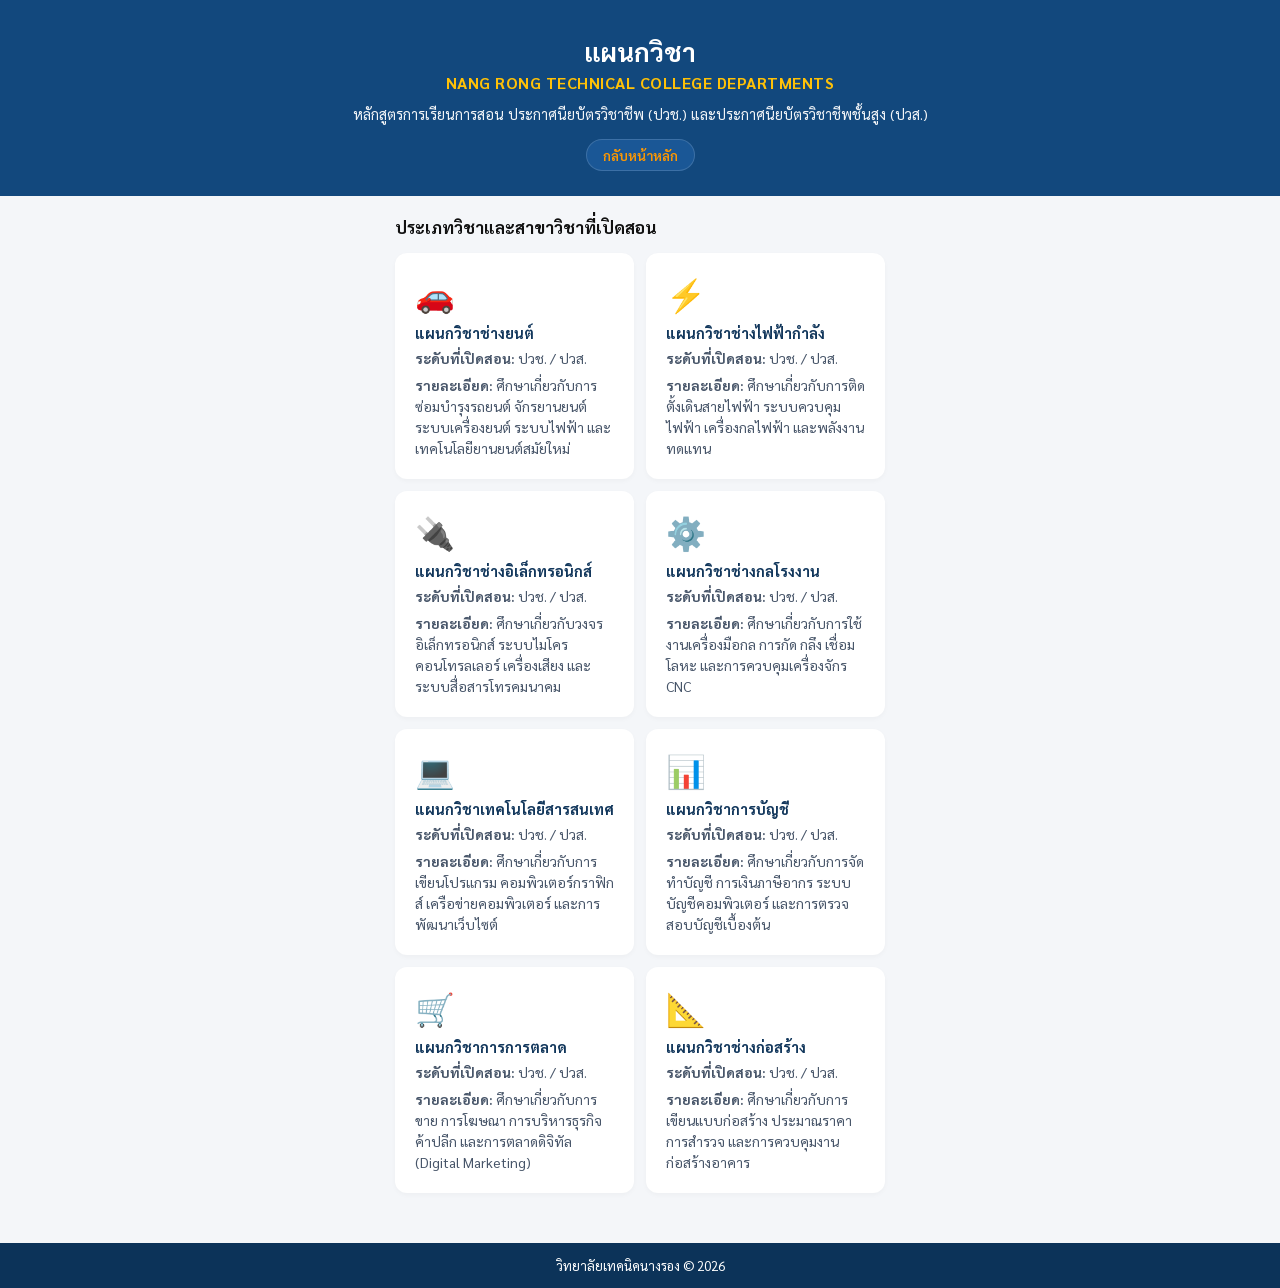
<file: departments.html>
<!DOCTYPE html>
<html lang="th">
<head>
  <meta charset="UTF-8">
  <meta name="viewport" content="width=device-width, initial-scale=1.0">
  <title>แผนกวิชา - วิทยาลัยเทคนิคนางรอง</title>
  
  <!-- โหลดฟอนต์ Sarabun -->
  <link href="https://fonts.googleapis.com/css2?family=Sarabun:wght@400;600;700&display=swap" rel="stylesheet">
  <link rel="stylesheet" href="style.css">
</head>
<body>

  <!-- ส่วนหัวแบนเนอร์ -->
  <header class="hero-header">
    <h1>แผนกวิชา</h1>
    <h2 class="sub-title">NANG RONG TECHNICAL COLLEGE DEPARTMENTS</h2>
    <p class="welcome-text">หลักสูตรการเรียนการสอน ประกาศนียบัตรวิชาชีพ (ปวช.) และประกาศนียบัตรวิชาชีพชั้นสูง (ปวส.)</p>
    <a href="index.html" class="btn-more">กลับหน้าหลัก</a>
  </header>

  <!-- เนื้อหาแผนกวิชา -->
  <main class="category-container">
    <h3 class="section-title">ประเภทวิชาและสาขาวิชาที่เปิดสอน</h3>

    <div class="category-grid">

      <!-- 1. ช่างยนต์ -->
      <div class="card building-card">
        <div class="icon">🚗</div>
        <span class="card-title">แผนกวิชาช่างยนต์</span>
        <p class="building-desc"><strong>ระดับที่เปิดสอน:</strong> ปวช. / ปวส.</p>
        <p class="building-desc"><strong>รายละเอียด:</strong> ศึกษาเกี่ยวกับการซ่อมบำรุงรถยนต์ จักรยานยนต์ ระบบเครื่องยนต์ ระบบไฟฟ้า และเทคโนโลยียานยนต์สมัยใหม่</p>
      </div>

      <!-- 2. ช่างไฟฟ้ากำลัง -->
      <div class="card building-card">
        <div class="icon">⚡</div>
        <span class="card-title">แผนกวิชาช่างไฟฟ้ากำลัง</span>
        <p class="building-desc"><strong>ระดับที่เปิดสอน:</strong> ปวช. / ปวส.</p>
        <p class="building-desc"><strong>รายละเอียด:</strong> ศึกษาเกี่ยวกับการติดตั้งเดินสายไฟฟ้า ระบบควบคุมไฟฟ้า เครื่องกลไฟฟ้า และพลังงานทดแทน</p>
      </div>

      <!-- 3. ช่างอิเล็กทรอนิกส์ -->
      <div class="card building-card">
        <div class="icon">🔌</div>
        <span class="card-title">แผนกวิชาช่างอิเล็กทรอนิกส์</span>
        <p class="building-desc"><strong>ระดับที่เปิดสอน:</strong> ปวช. / ปวส.</p>
        <p class="building-desc"><strong>รายละเอียด:</strong> ศึกษาเกี่ยวกับวงจรอิเล็กทรอนิกส์ ระบบไมโครคอนโทรลเลอร์ เครื่องเสียง และระบบสื่อสารโทรคมนาคม</p>
      </div>

      <!-- 4. ช่างกลโรงงาน -->
      <div class="card building-card">
        <div class="icon">⚙️</div>
        <span class="card-title">แผนกวิชาช่างกลโรงงาน</span>
        <p class="building-desc"><strong>ระดับที่เปิดสอน:</strong> ปวช. / ปวส.</p>
        <p class="building-desc"><strong>รายละเอียด:</strong> ศึกษาเกี่ยวกับการใช้งานเครื่องมือกล การกัด กลึง เชื่อมโลหะ และการควบคุมเครื่องจักร CNC</p>
      </div>

      <!-- 5. เทคโนโลยีสารสนเทศ -->
      <div class="card building-card">
        <div class="icon">💻</div>
        <span class="card-title">แผนกวิชาเทคโนโลยีสารสนเทศ</span>
        <p class="building-desc"><strong>ระดับที่เปิดสอน:</strong> ปวช. / ปวส.</p>
        <p class="building-desc"><strong>รายละเอียด:</strong> ศึกษาเกี่ยวกับการเขียนโปรแกรม คอมพิวเตอร์กราฟิกส์ เครือข่ายคอมพิวเตอร์ และการพัฒนาเว็บไซต์</p>
      </div>

      <!-- 6. การบัญชี -->
      <div class="card building-card">
        <div class="icon">📊</div>
        <span class="card-title">แผนกวิชาการบัญชี</span>
        <p class="building-desc"><strong>ระดับที่เปิดสอน:</strong> ปวช. / ปวส.</p>
        <p class="building-desc"><strong>รายละเอียด:</strong> ศึกษาเกี่ยวกับการจัดทำบัญชี การเงินภาษีอากร ระบบบัญชีคอมพิวเตอร์ และการตรวจสอบบัญชีเบื้องต้น</p>
      </div>

      <!-- 7. การตลาด -->
      <div class="card building-card">
        <div class="icon">🛒</div>
        <span class="card-title">แผนกวิชาการการตลาด</span>
        <p class="building-desc"><strong>ระดับที่เปิดสอน:</strong> ปวช. / ปวส.</p>
        <p class="building-desc"><strong>รายละเอียด:</strong> ศึกษาเกี่ยวกับการขาย การโฆษณา การบริหารธุรกิจค้าปลีก และการตลาดดิจิทัล (Digital Marketing)</p>
      </div>

      <!-- 8. การก่อสร้าง / โยธา -->
      <div class="card building-card">
        <div class="icon">📐</div>
        <span class="card-title">แผนกวิชาช่างก่อสร้าง</span>
        <p class="building-desc"><strong>ระดับที่เปิดสอน:</strong> ปวช. / ปวส.</p>
        <p class="building-desc"><strong>รายละเอียด:</strong> ศึกษาเกี่ยวกับการเขียนแบบก่อสร้าง ประมาณราคา การสำรวจ และการควบคุมงานก่อสร้างอาคาร</p>
      </div>

    </div>
  </main>

  <!-- ส่วนท้ายเว็บไซต์ -->
  <footer class="footer">
    วิทยาลัยเทคนิคนางรอง © 2026
  </footer>

</body>
</html>
</file>
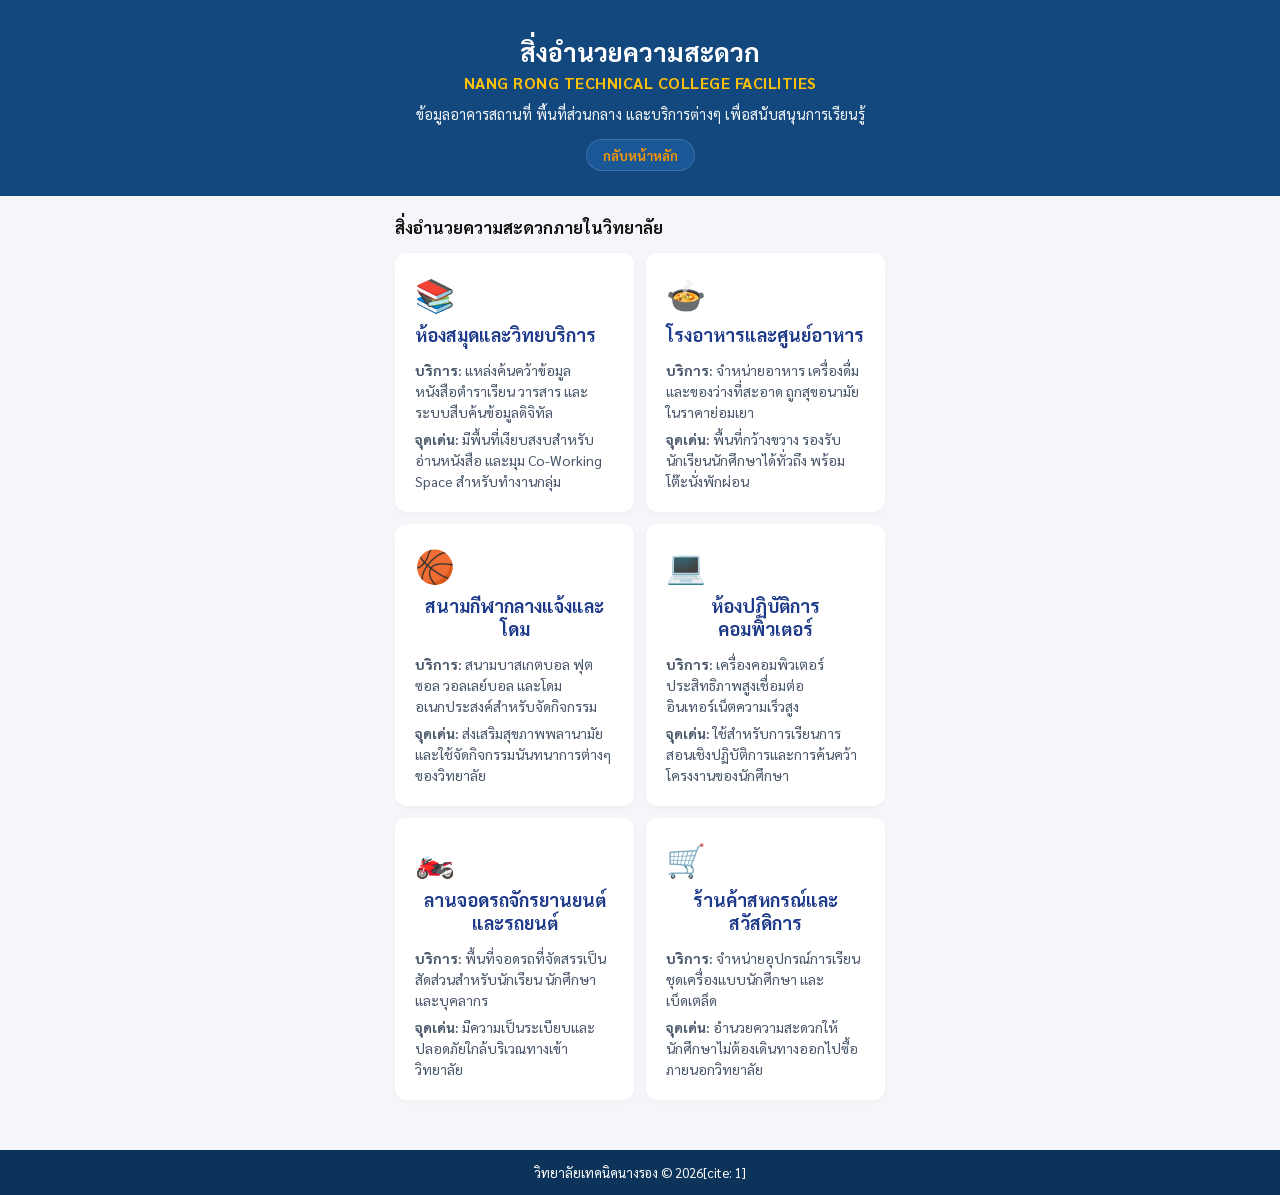
<file: facilities.html>
<!DOCTYPE html>
<html lang="th">
<head>
  <meta charset="UTF-8">
  <meta name="viewport" content="width=device-width, initial-scale=1.0">
  <title>สิ่งอำนวยความสะดวก - วิทยาลัยเทคนิคนางรอง</title>
  
  <!-- โหลดฟอนต์ Sarabun -->
  <link href="https://fonts.googleapis.com/css2?family=Sarabun:wght@400;600;700&display=swap" rel="stylesheet">
  <link rel="stylesheet" href="style.css">
</head>
<body>

  <!-- ส่วนหัวแบนเนอร์ -->
  <header class="hero-header">
    <h1>สิ่งอำนวยความสะดวก</h1>
    <h2 class="sub-title">NANG RONG TECHNICAL COLLEGE FACILITIES</h2>
    <p class="welcome-text">ข้อมูลอาคารสถานที่ พื้นที่ส่วนกลาง และบริการต่างๆ เพื่อสนับสนุนการเรียนรู้</p>
    <a href="index.html" class="btn-more">กลับหน้าหลัก</a>
  </header>

  <!-- เนื้อหาสิ่งอำนวยความสะดวก -->
  <main class="category-container">
    <h3 class="section-title">สิ่งอำนวยความสะดวกภายในวิทยาลัย</h3>

    <div class="category-grid">

      <!-- 1. หอสมุด / ห้องสมุด -->
      <div class="card building-card" style="align-items: flex-start; text-align: left;">
        <div class="icon">📚</div>
        <span class="card-title" style="font-size: 18px; color: #1e3a8a; margin-bottom: 8px;">ห้องสมุดและวิทยบริการ</span>
        <p class="building-desc"><strong>บริการ:</strong> แหล่งค้นคว้าข้อมูล หนังสือตำราเรียน วารสาร และระบบสืบค้นข้อมูลดิจิทัล</p>
        <p class="building-desc"><strong>จุดเด่น:</strong> มีพื้นที่เงียบสงบสำหรับอ่านหนังสือ และมุม Co-Working Space สำหรับทำงานกลุ่ม</p>
      </div>

      <!-- 2. โรงอาหาร -->
      <div class="card building-card" style="align-items: flex-start; text-align: left;">
        <div class="icon">🍲</div>
        <span class="card-title" style="font-size: 18px; color: #1e3a8a; margin-bottom: 8px;">โรงอาหารและศูนย์อาหาร</span>
        <p class="building-desc"><strong>บริการ:</strong> จำหน่ายอาหาร เครื่องดื่ม และของว่างที่สะอาด ถูกสุขอนามัย ในราคาย่อมเยา</p>
        <p class="building-desc"><strong>จุดเด่น:</strong> พื้นที่กว้างขวาง รองรับนักเรียนนักศึกษาได้ทั่วถึง พร้อมโต๊ะนั่งพักผ่อน</p>
      </div>

      <!-- 3. โดมอเนกประสงค์ / สนามกีฬา -->
      <div class="card building-card" style="align-items: flex-start; text-align: left;">
        <div class="icon">🏀</div>
        <span class="card-title" style="font-size: 18px; color: #1e3a8a; margin-bottom: 8px;">สนามกีฬากลางแจ้งและโดม</span>
        <p class="building-desc"><strong>บริการ:</strong> สนามบาสเกตบอล ฟุตซอล วอลเลย์บอล และโดมอเนกประสงค์สำหรับจัดกิจกรรม</p>
        <p class="building-desc"><strong>จุดเด่น:</strong> ส่งเสริมสุขภาพพลานามัยและใช้จัดกิจกรรมนันทนาการต่างๆ ของวิทยาลัย</p>
      </div>

      <!-- 4. ห้องปฏิบัติการคอมพิวเตอร์ -->
      <div class="card building-card" style="align-items: flex-start; text-align: left;">
        <div class="icon">💻</div>
        <span class="card-title" style="font-size: 18px; color: #1e3a8a; margin-bottom: 8px;">ห้องปฏิบัติการคอมพิวเตอร์</span>
        <p class="building-desc"><strong>บริการ:</strong> เครื่องคอมพิวเตอร์ประสิทธิภาพสูงเชื่อมต่ออินเทอร์เน็ตความเร็วสูง</p>
        <p class="building-desc"><strong>จุดเด่น:</strong> ใช้สำหรับการเรียนการสอนเชิงปฏิบัติการและการค้นคว้าโครงงานของนักศึกษา</p>
      </div>

      <!-- 5. ลานจอดรถ -->
      <div class="card building-card" style="align-items: flex-start; text-align: left;">
        <div class="icon">🏍️</div>
        <span class="card-title" style="font-size: 18px; color: #1e3a8a; margin-bottom: 8px;">ลานจอดรถจักรยานยนต์และรถยนต์</span>
        <p class="building-desc"><strong>บริการ:</strong> พื้นที่จอดรถที่จัดสรรเป็นสัดส่วนสำหรับนักเรียน นักศึกษา และบุคลากร</p>
        <p class="building-desc"><strong>จุดเด่น:</strong> มีความเป็นระเบียบและปลอดภัยใกล้บริเวณทางเข้าวิทยาลัย</p>
      </div>

      <!-- 6. ร้านค้าสวัสดิการ -->
      <div class="card building-card" style="align-items: flex-start; text-align: left;">
        <div class="icon">🛒</div>
        <span class="card-title" style="font-size: 18px; color: #1e3a8a; margin-bottom: 8px;">ร้านค้าสหกรณ์และสวัสดิการ</span>
        <p class="building-desc"><strong>บริการ:</strong> จำหน่ายอุปกรณ์การเรียน ชุดเครื่องแบบนักศึกษา และเบ็ดเตล็ด</p>
        <p class="building-desc"><strong>จุดเด่น:</strong> อำนวยความสะดวกให้นักศึกษาไม่ต้องเดินทางออกไปซื้อภายนอกวิทยาลัย</p>
      </div>

    </div>
  </main>

  <!-- ส่วนท้ายเว็บไซต์ -->
  <footer class="footer">
    วิทยาลัยเทคนิคนางรอง © 2026[cite: 1]
  </footer>

</body>
</html>
</file>
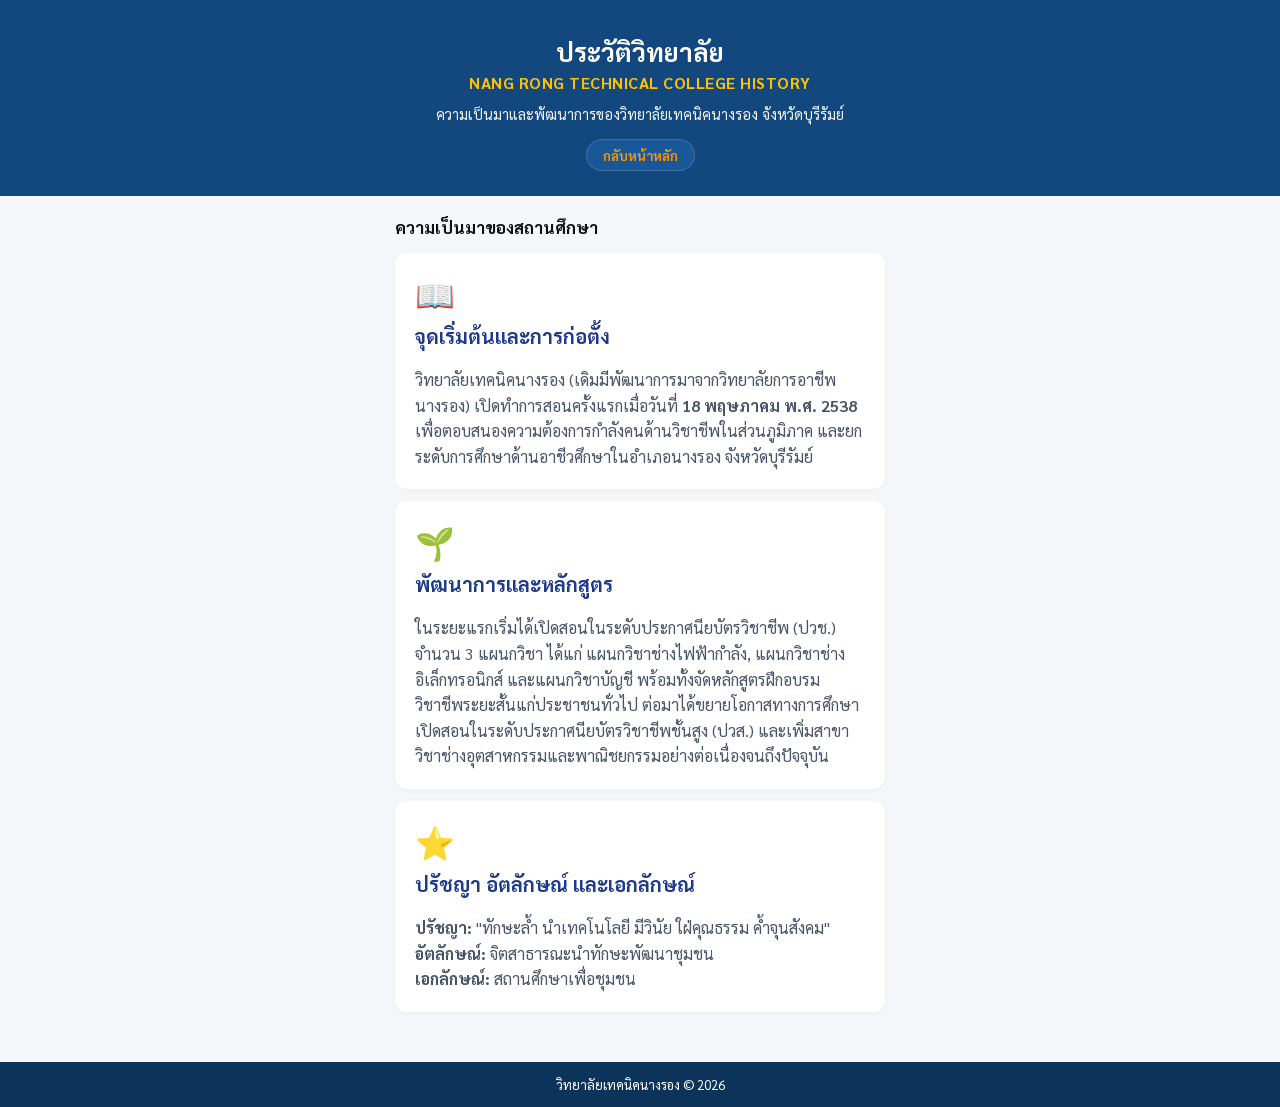
<file: history.html>
<!DOCTYPE html>
<html lang="th">
<head>
  <meta charset="UTF-8">
  <meta name="viewport" content="width=device-width, initial-scale=1.0">
  <title>ประวัติวิทยาลัย - วิทยาลัยเทคนิคนางรอง</title>
  
  <!-- โหลดฟอนต์ Sarabun -->
  <link href="https://fonts.googleapis.com/css2?family=Sarabun:wght@400;600;700&display=swap" rel="stylesheet">
  <link rel="stylesheet" href="style.css">
</head>
<body>

  <!-- ส่วนหัวแบนเนอร์ -->
  <header class="hero-header">
    <h1>ประวัติวิทยาลัย</h1>
    <h2 class="sub-title">NANG RONG TECHNICAL COLLEGE HISTORY</h2>
    <p class="welcome-text">ความเป็นมาและพัฒนาการของวิทยาลัยเทคนิคนางรอง จังหวัดบุรีรัมย์</p>
    <a href="index.html" class="btn-more">กลับหน้าหลัก</a>
  </header>

  <!-- เนื้อหาประวัติวิทยาลัย -->
  <main class="category-container">
    <h3 class="section-title">ความเป็นมาของสถานศึกษา</h3>

    <!-- การ์ดเนื้อหาประวัติ -->
    <div class="category-grid" style="grid-template-columns: 1fr;">
      
      <div class="card building-card" style="align-items: flex-start; text-align: left;">
        <div class="icon">📖</div>
        <span class="card-title" style="font-size: 20px; color: #1e3a8a; margin-bottom: 12px;">จุดเริ่มต้นและการก่อตั้ง</span>
        <p class="building-desc" style="font-size: 16px; line-height: 1.6;">
          วิทยาลัยเทคนิคนางรอง (เดิมมีพัฒนาการมาจากวิทยาลัยการอาชีพนางรอง) เปิดทำการสอนครั้งแรกเมื่อวันที่ <strong>18 พฤษภาคม พ.ศ. 2538</strong> เพื่อตอบสนองความต้องการกำลังคนด้านวิชาชีพในส่วนภูมิภาค และยกระดับการศึกษาด้านอาชีวศึกษาในอำเภอนางรอง จังหวัดบุรีรัมย์
        </p>
      </div>

      <div class="card building-card" style="align-items: flex-start; text-align: left;">
        <div class="icon">🌱</div>
        <span class="card-title" style="font-size: 20px; color: #1e3a8a; margin-bottom: 12px;">พัฒนาการและหลักสูตร</span>
        <p class="building-desc" style="font-size: 16px; line-height: 1.6;">
          ในระยะแรกเริ่มได้เปิดสอนในระดับประกาศนียบัตรวิชาชีพ (ปวช.) จำนวน 3 แผนกวิชา ได้แก่ แผนกวิชาช่างไฟฟ้ากำลัง, แผนกวิชาช่างอิเล็กทรอนิกส์ และแผนกวิชาบัญชี พร้อมทั้งจัดหลักสูตรฝึกอบรมวิชาชีพระยะสั้นแก่ประชาชนทั่วไป ต่อมาได้ขยายโอกาสทางการศึกษาเปิดสอนในระดับประกาศนียบัตรวิชาชีพชั้นสูง (ปวส.) และเพิ่มสาขาวิชาช่างอุตสาหกรรมและพาณิชยกรรมอย่างต่อเนื่องจนถึงปัจจุบัน
        </p>
      </div>

      <div class="card building-card" style="align-items: flex-start; text-align: left;">
        <div class="icon">⭐</div>
        <span class="card-title" style="font-size: 20px; color: #1e3a8a; margin-bottom: 12px;">ปรัชญา อัตลักษณ์ และเอกลักษณ์</span>
        <p class="building-desc" style="font-size: 16px; line-height: 1.6;">
          <strong>ปรัชญา:</strong> "ทักษะล้ำ นำเทคโนโลยี มีวินัย ใฝ่คุณธรรม ค้ำจุนสังคม"<br>
          <strong>อัตลักษณ์:</strong> จิตสาธารณะนำทักษะพัฒนาชุมชน<br>
          <strong>เอกลักษณ์:</strong> สถานศึกษาเพื่อชุมชน
        </p>
      </div>

    </div>
  </main>

  <!-- ส่วนท้ายเว็บไซต์ -->
  <footer class="footer">
    วิทยาลัยเทคนิคนางรอง © 2026
  </footer>

</body>
</html>
</file>
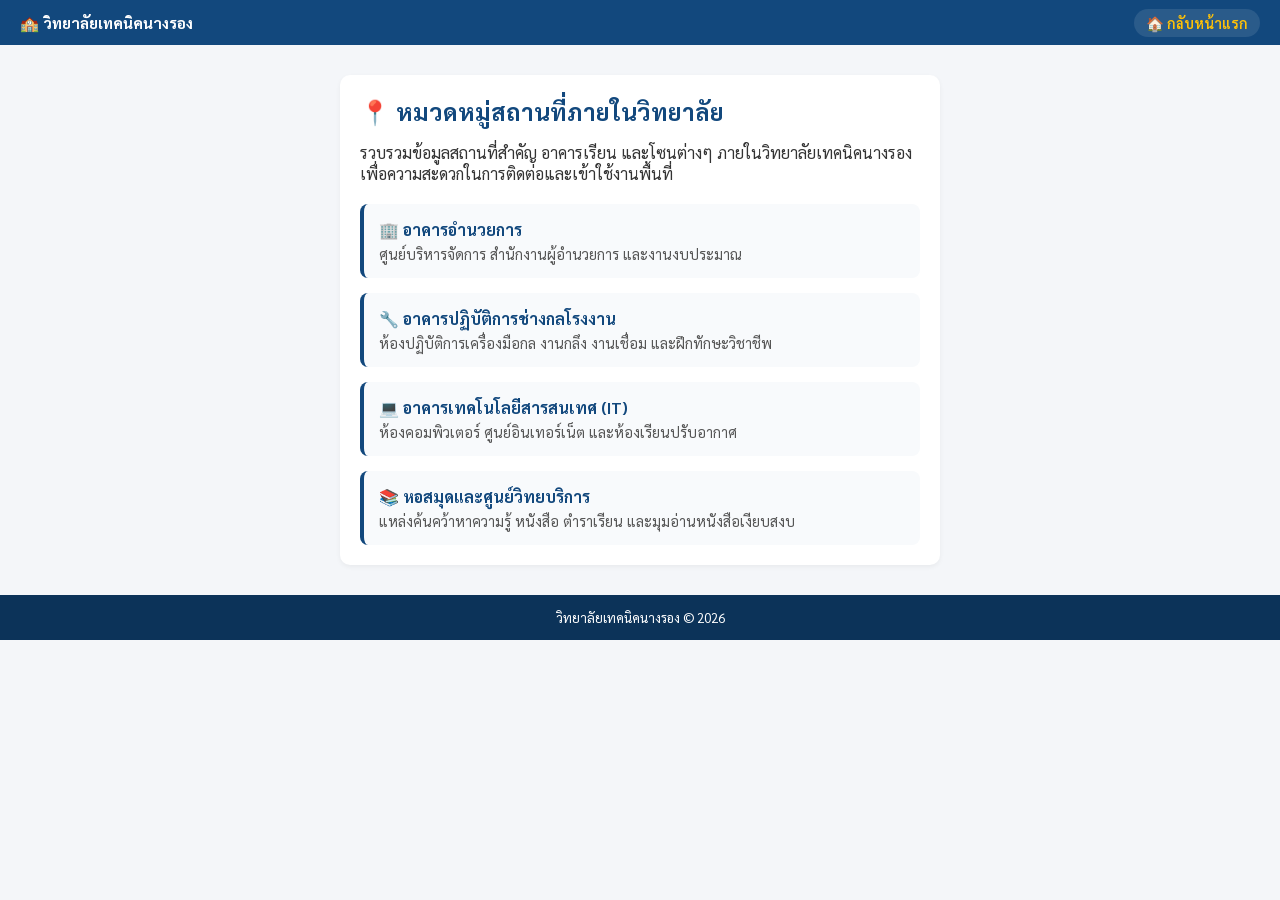
<file: places.html>
<!DOCTYPE html>
<html lang="th">
<head>
  <meta charset="UTF-8">
  <meta name="viewport" content="width=device-width, initial-scale=1.0">
  <title>หมวดหมู่สถานที่ - วิทยาลัยเทคนิคนางรอง</title>
  
  <!-- โหลดฟอนต์ Sarabun และ CSS -->
  <link href="https://fonts.googleapis.com/css2?family=Sarabun:wght@400;600;700&display=swap" rel="stylesheet">
  <link rel="stylesheet" href="style.css">
</head>
<body>

  <!-- แถบเมนูด้านบน (มีปุ่มกดกลับหน้าแรก) -->
  <header class="topbar">
    <a class="brand" href="index.html">🏫 วิทยาลัยเทคนิคนางรอง</a>
    <nav>
      <a href="index.html" class="back-home-btn">🏠 กลับหน้าแรก</a>
    </nav>
  </header>

  <!-- เนื้อหาภายในหน้าสถานที่ -->
  <main class="content-container">
    <h2>📍 หมวดหมู่สถานที่ภายในวิทยาลัย</h2>
    <p>รวบรวมข้อมูลสถานที่สำคัญ อาคารเรียน และโซนต่างๆ ภายในวิทยาลัยเทคนิคนางรอง เพื่อความสะดวกในการติดต่อและเข้าใช้งานพื้นที่</p>

    <!-- รายการสถานที่ภายในวิทยาลัย (สามารถเพิ่มหรือแก้ไขได้ตามต้องการ) -->
    <div style="margin-top: 20px; display: grid; gap: 15px;">
      
      <div style="background: #f8fafc; padding: 15px; border-radius: 8px; border-left: 4px solid #12487d;">
        <h3 style="color: #12487d; font-size: 1rem; margin-bottom: 5px;">🏢 อาคารอำนวยการ</h3>
        <p style="font-size: 0.9rem; color: #555;">ศูนย์บริหารจัดการ สำนักงานผู้อำนวยการ และงานงบประมาณ</p>
      </div>

      <div style="background: #f8fafc; padding: 15px; border-radius: 8px; border-left: 4px solid #12487d;">
        <h3 style="color: #12487d; font-size: 1rem; margin-bottom: 5px;">🔧 อาคารปฏิบัติการช่างกลโรงงาน</h3>
        <p style="font-size: 0.9rem; color: #555;">ห้องปฏิบัติการเครื่องมือกล งานกลึง งานเชื่อม และฝึกทักษะวิชาชีพ</p>
      </div>

      <div style="background: #f8fafc; padding: 15px; border-radius: 8px; border-left: 4px solid #12487d;">
        <h3 style="color: #12487d; font-size: 1rem; margin-bottom: 5px;">💻 อาคารเทคโนโลยีสารสนเทศ (IT)</h3>
        <p style="font-size: 0.9rem; color: #555;">ห้องคอมพิวเตอร์ ศูนย์อินเทอร์เน็ต และห้องเรียนปรับอากาศ</p>
      </div>

      <div style="background: #f8fafc; padding: 15px; border-radius: 8px; border-left: 4px solid #12487d;">
        <h3 style="color: #12487d; font-size: 1rem; margin-bottom: 5px;">📚 หอสมุดและศูนย์วิทยบริการ</h3>
        <p style="font-size: 0.9rem; color: #555;">แหล่งค้นคว้าหาความรู้ หนังสือ ตำราเรียน และมุมอ่านหนังสือเงียบสงบ</p>
      </div>

    </div>
  </main>

  <!-- ส่วนท้ายเว็บไซต์ -->
  <footer class="footer">
    วิทยาลัยเทคนิคนางรอง © 2026
  </footer>

</body>
</html>
</file>
<file: style.css>
* {
  box-sizing: border-box;
  margin: 0;
  padding: 0;
  font-family: 'Sarabun', sans-serif;
}

body {
  background-color: #f4f6f9;
  color: #333;
}

/* ส่วนหัวแบนเนอร์หน้าแรก */
.hero-header {
  background-color: #12487d;
  color: #ffffff;
  text-align: center;
  padding: 35px 20px 25px 20px;
}

.hero-header h1 {
  font-size: 1.6rem;
  font-weight: 700;
  margin-bottom: 4px;
}

.hero-header .sub-title {
  color: #ffc107;
  font-size: 1rem;
  font-weight: 700;
  letter-spacing: 0.5px;
  margin-bottom: 12px;
}

.hero-header .welcome-text {
  font-size: 0.9rem;
  font-weight: 400;
  margin-bottom: 16px;
  opacity: 0.95;
}

.btn-more {
  display: inline-block;
  background-color: #1a5796;
  color: #ff9800;
  border: 1px solid rgba(255, 255, 255, 0.15);
  padding: 6px 16px;
  border-radius: 20px;
  text-decoration: none;
  font-size: 0.85rem;
  font-weight: 600;
  transition: background-color 0.2s;
}

.btn-more:hover {
  background-color: #2167b0;
}

/* แถบเมนูด้านบนสำหรับหน้าย่อย (เพื่อให้กดกลับหน้าแรกได้) */
.topbar {
  background-color: #12487d;
  color: #ffffff;
  padding: 12px 20px;
  display: flex;
  justify-content: space-between;
  align-items: center;
}

.topbar .brand {
  color: #ffffff;
  text-decoration: none;
  font-weight: 700;
  font-size: 0.95rem;
}

.topbar .back-home-btn {
  color: #ffc107;
  text-decoration: none;
  font-weight: 600;
  font-size: 0.9rem;
  background: rgba(255, 255, 255, 0.1);
  padding: 5px 12px;
  border-radius: 15px;
  transition: background 0.2s;
}

.topbar .back-home-btn:hover {
  background: rgba(255, 255, 255, 0.2);
}

/* ส่วนเนื้อหาหน้าย่อย */
.content-container {
  max-width: 600px;
  margin: 30px auto;
  padding: 20px;
  background: #ffffff;
  border-radius: 10px;
  box-shadow: 0 2px 5px rgba(0,0,0,0.05);
  min-height: 400px;
}

.content-container h2 {
  color: #12487d;
  margin-bottom: 15px;
}

/* ส่วนหมวดหมู่หน้าแรก */
.category-container {
  max-width: 520px;
  margin: 0 auto;
  padding: 20px 15px 30px 15px;
}

.section-title {
  font-size: 1.05rem;
  font-weight: 700;
  color: #111;
  margin-bottom: 15px;
}

.category-grid {
  display: grid;
  grid-template-columns: repeat(2, 1fr);
  gap: 12px;
}

.card {
  background-color: #ffffff;
  border-radius: 12px;
  padding: 22px 10px;
  text-decoration: none;
  display: flex;
  flex-direction: column;
  align-items: center;
  justify-content: center;
  box-shadow: 0 2px 5px rgba(0, 0, 0, 0.03);
  transition: transform 0.2s, box-shadow 0.2s;
}

.card:hover {
  transform: translateY(-2px);
  box-shadow: 0 4px 10px rgba(0, 0, 0, 0.08);
}

.card .icon {
  font-size: 2rem;
  margin-bottom: 8px;
}

.card .card-title {
  color: #12375c;
  font-size: 0.92rem;
  font-weight: 700;
  text-align: center;
}

/* ส่วนท้ายเว็บไซต์ (Footer) */
.footer {
  background-color: #0c3359;
  color: #ffffff;
  text-align: center;
  padding: 14px;
  font-size: 0.82rem;
  margin-top: 20px;
}

} /* สไตล์สำหรับกล่องจำลองแผนที่ */
.map-container-box {
  width: 100%;
  max-width: 900px;
  margin: 0 auto;
  background-color: #f8fafc;
  border: 2px dashed #94a3b8;
  border-radius: 12px;
  padding: 40px 20px;
  text-align: center;
}

.map-placeholder {
  display: flex;
  flex-direction: column;
  align-items: center;
  justify-content: center;
}

.icon-map {
  font-size: 48px;
  margin-bottom: 12px;
}

.map-placeholder h4 {
  font-size: 20px;
  color: #1e3a8a;
  margin-bottom: 8px;
}

.map-placeholder p {
  color: #64748b;
  font-size: 15px;
}

/* สไตล์รายละเอียดการ์ดแต่ละโซน */
.building-card {
  display: flex;
  flex-direction: column;
  align-items: flex-start;
  text-align: left;
  padding: 20px;
}

.building-desc {
  font-size: 14px;
  color: #475569;
  margin-top: 6px;
  line-height: 1.5;
}
</file>
